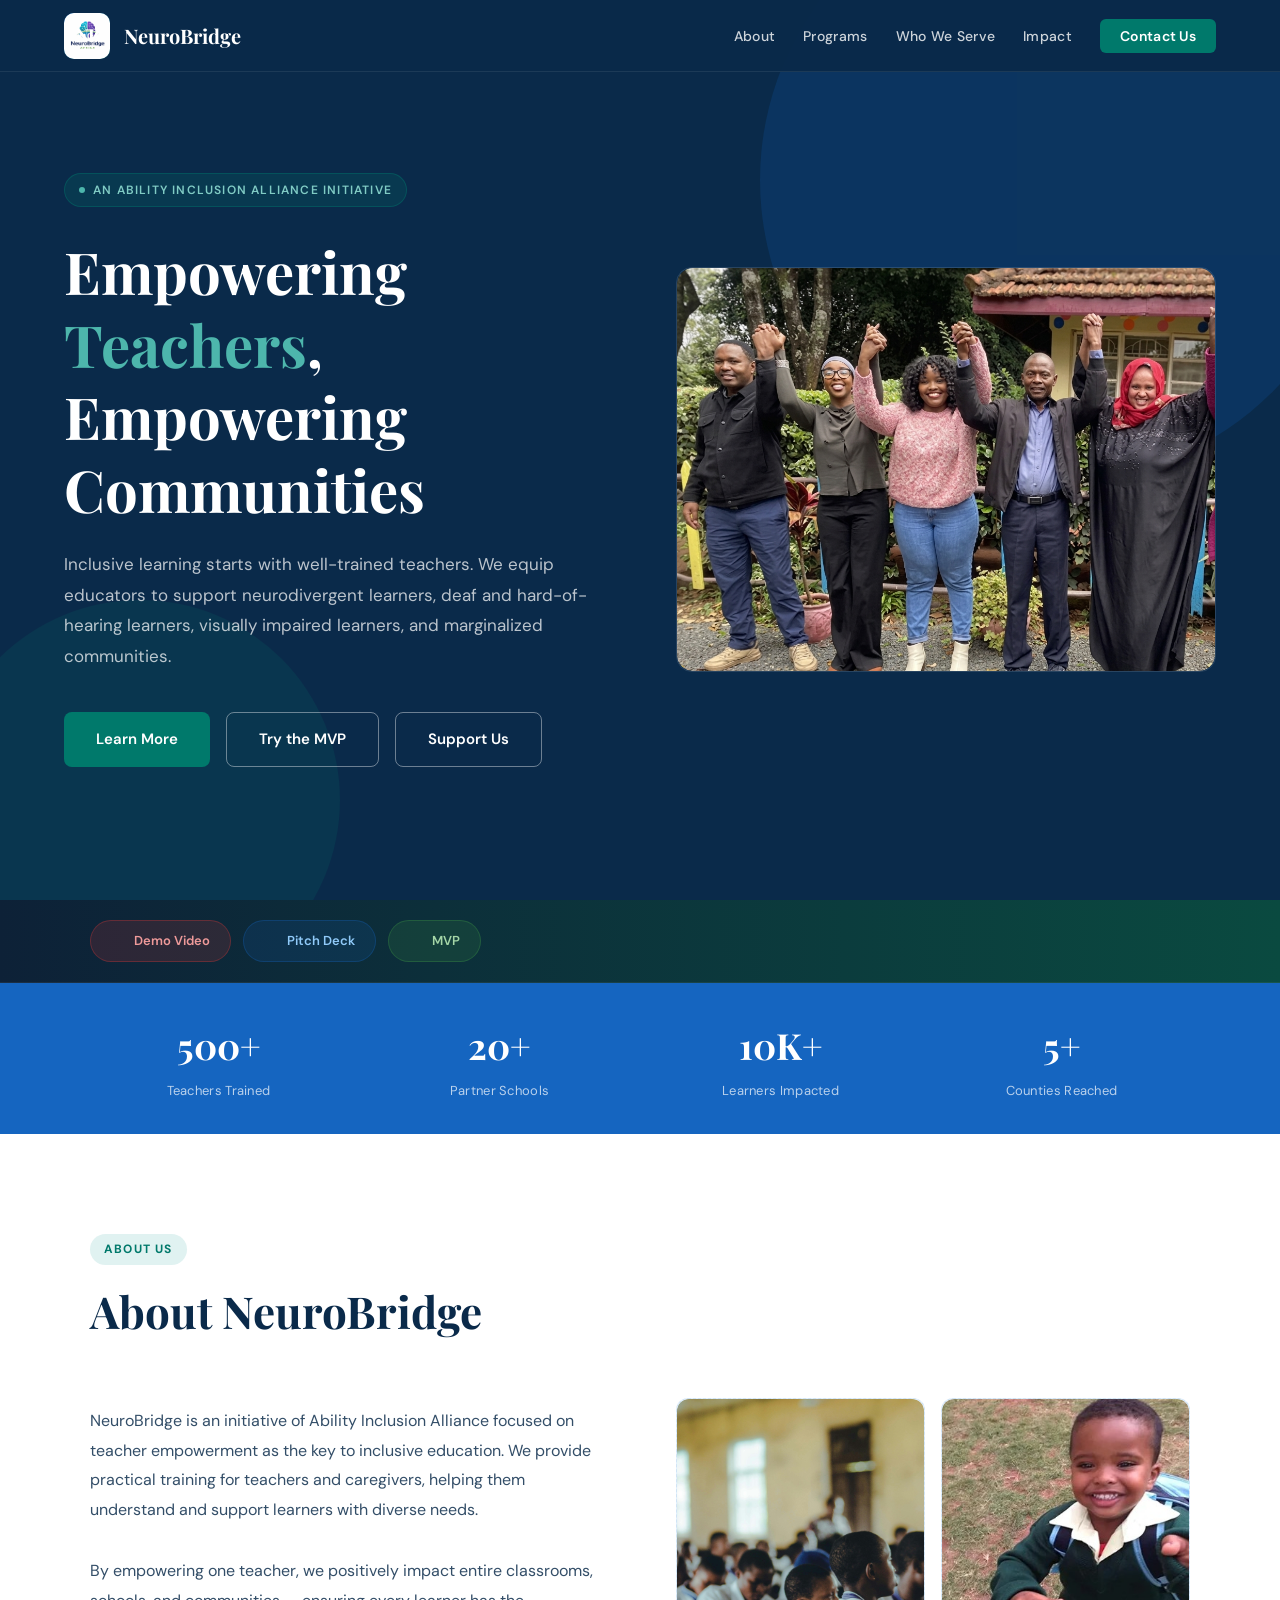
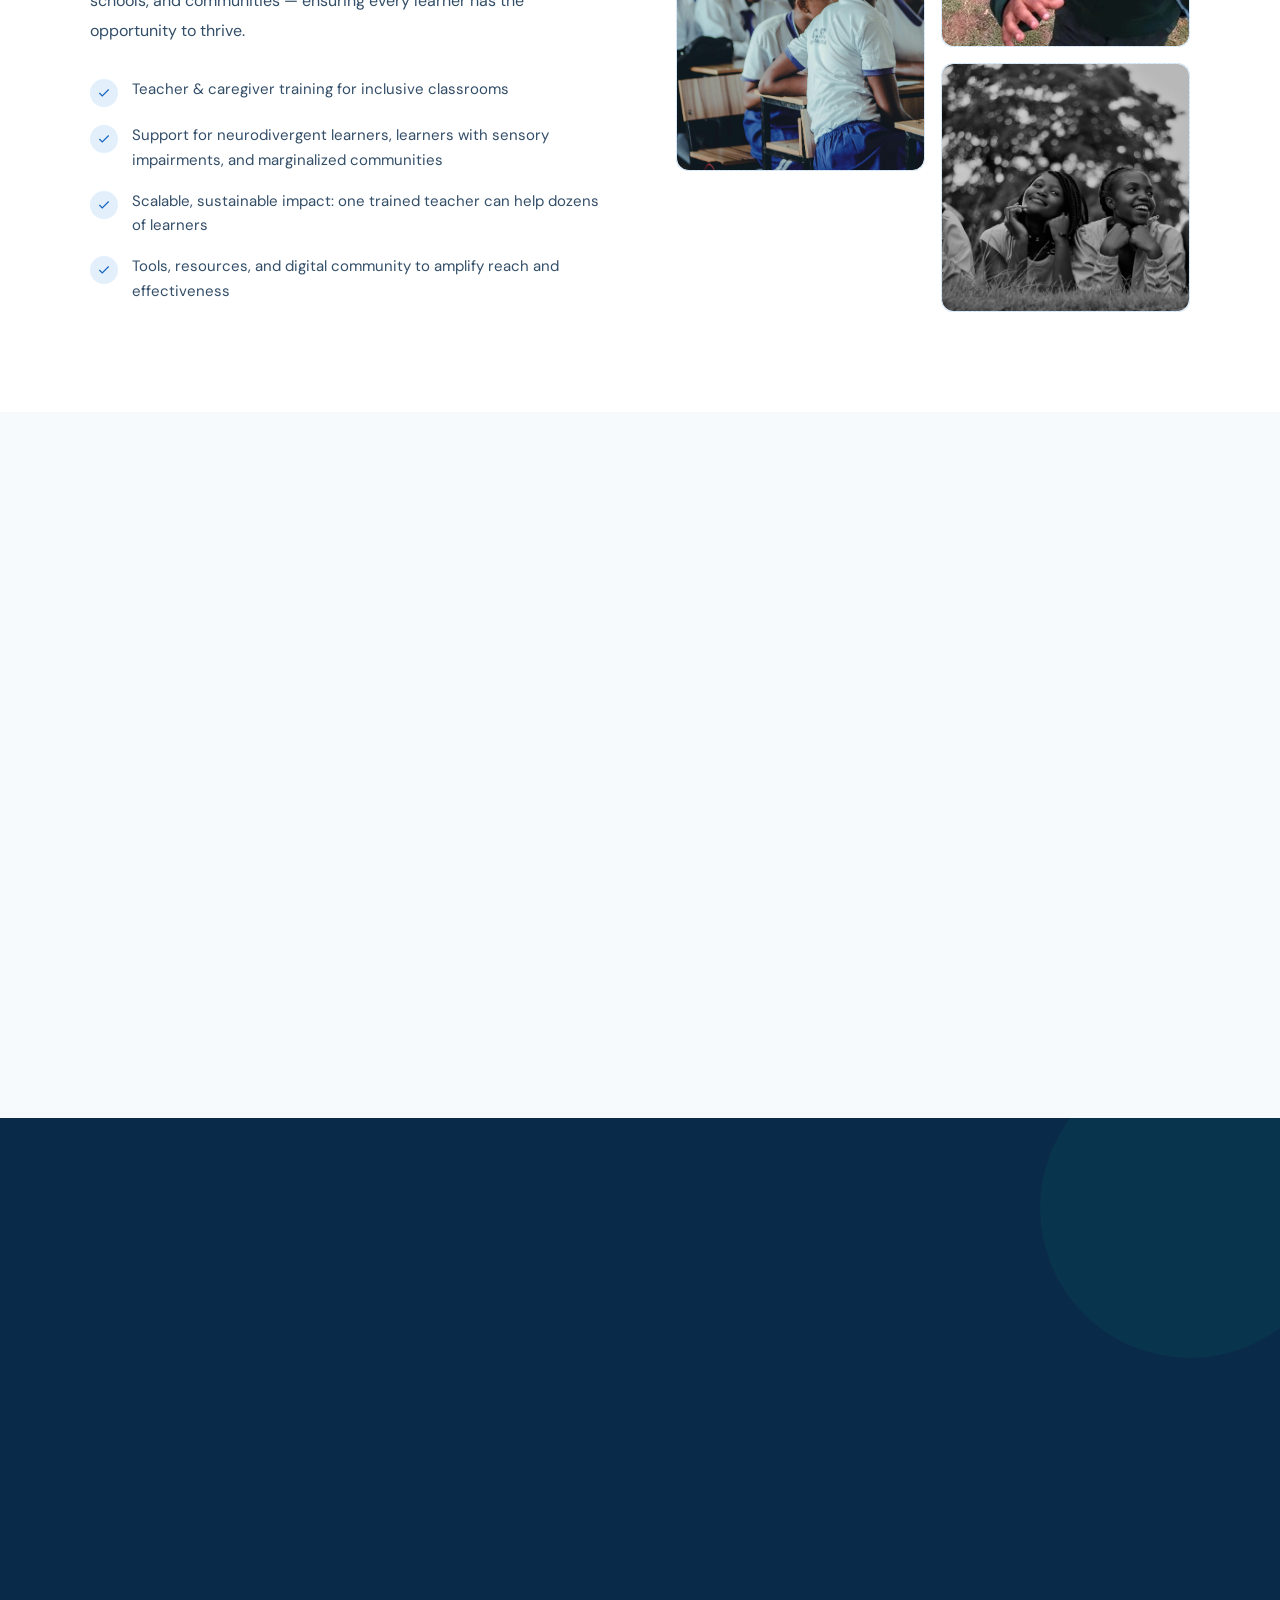
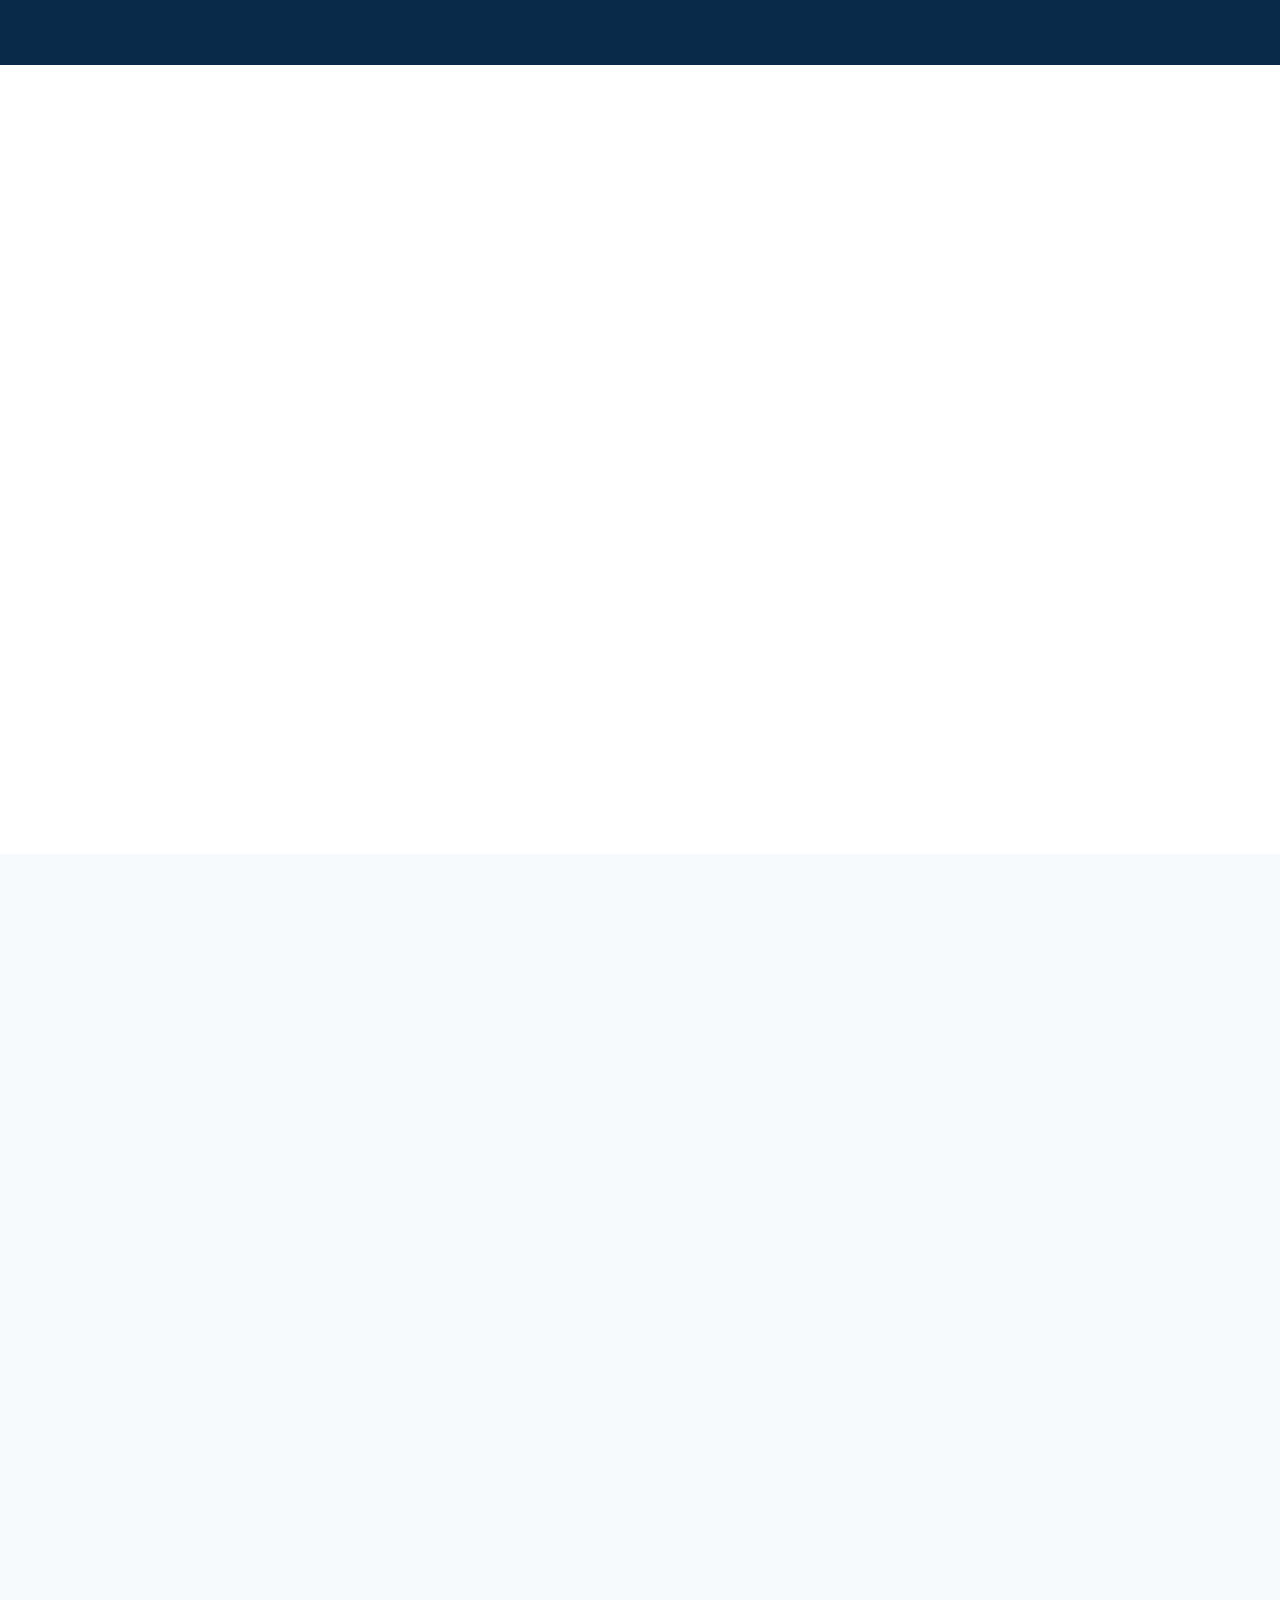
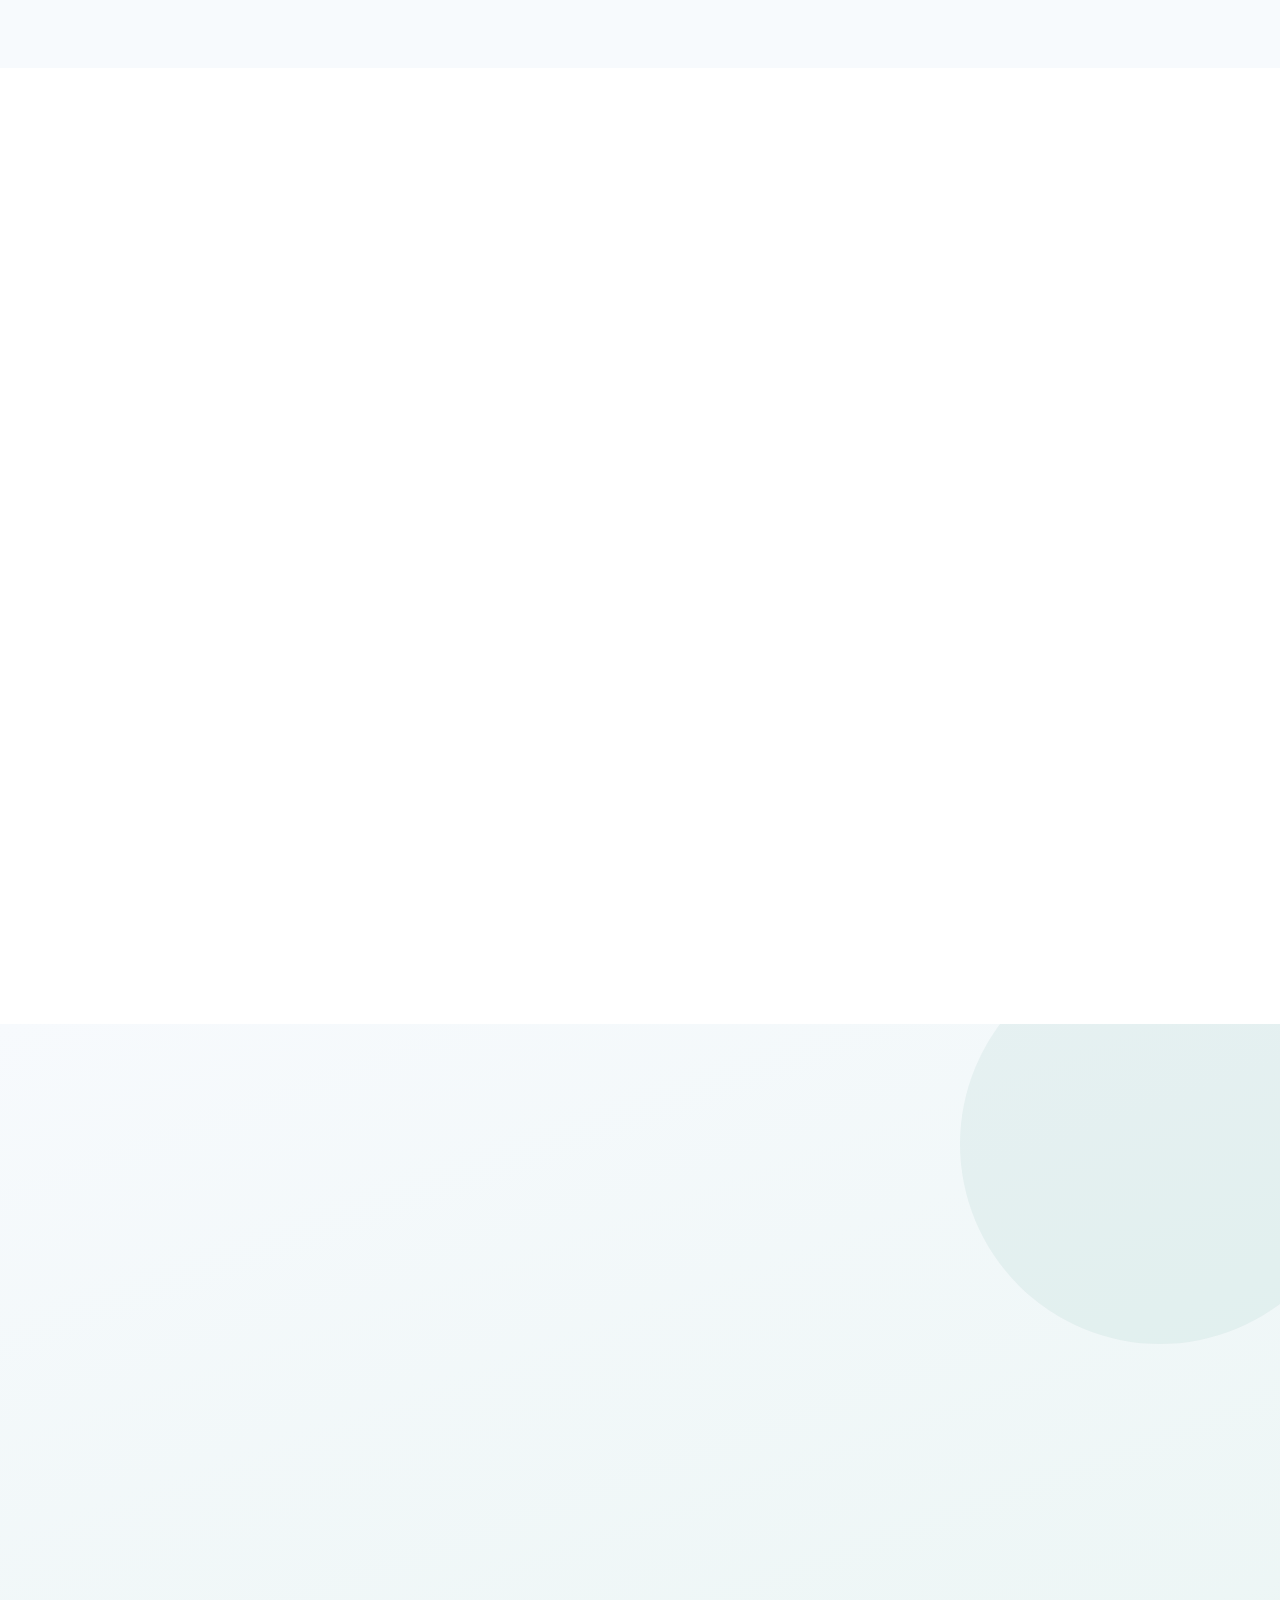
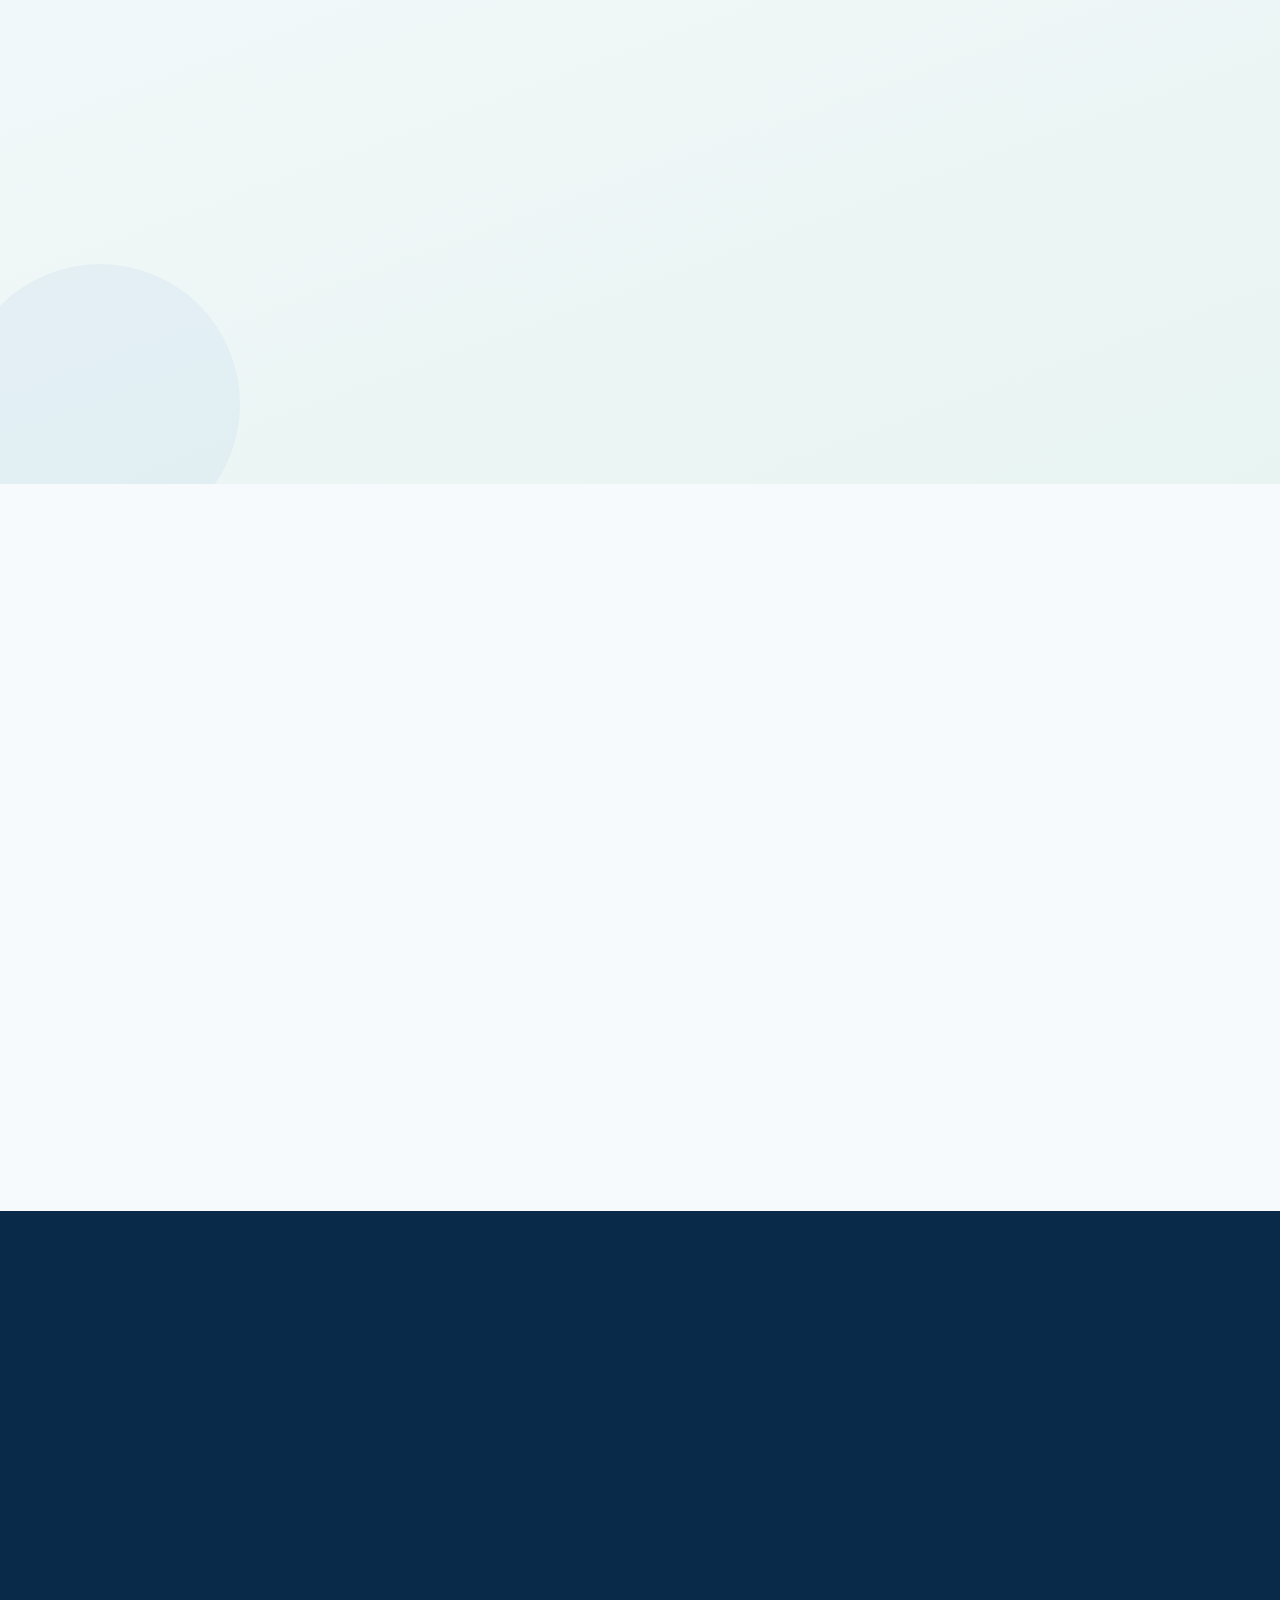
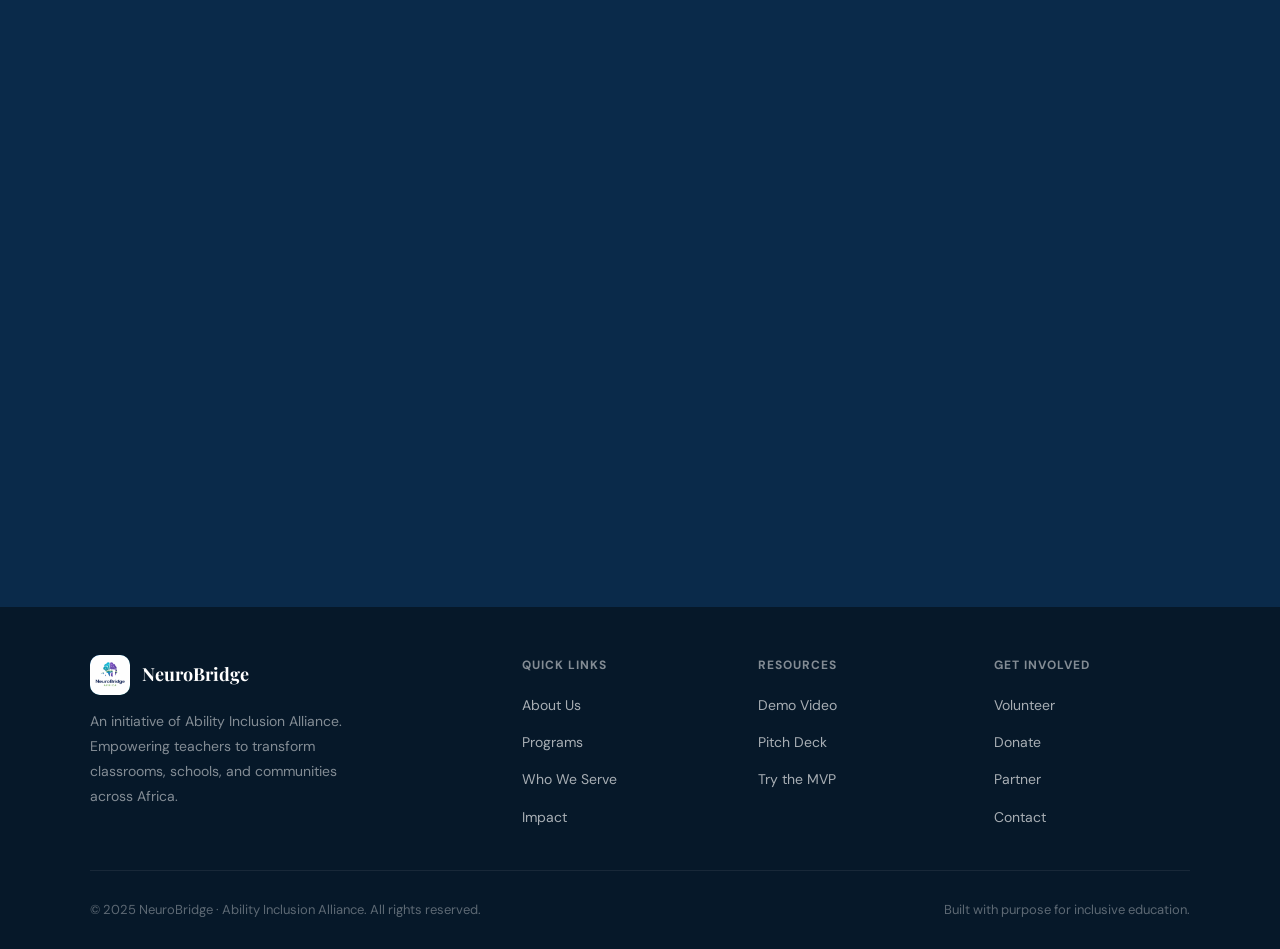
<file: index.html>
<!DOCTYPE html>
<html lang="en">
<head>
  <meta charset="UTF-8" />
  <meta name="viewport" content="width=device-width, initial-scale=1.0" />
  <title>NeuroBridge – Empowering Educators, Changing Lives</title>
  <link href="https://fonts.googleapis.com/css2?family=Playfair+Display:wght@400;700&family=DM+Sans:wght@300;400;500;600&display=swap" rel="stylesheet" />
  <link rel="stylesheet" href="style.css">
</head>
<body>

<!-- ── NAV ── -->
<nav>
  <a href="#hero" class="nav-logo">
    <div class="logo-placeholder">
      <img src="logo.png" alt="NeuroBridge Logo" class="nav-logo-img" onerror="this.style.display='none'; this.nextElementSibling.style.display='flex';" />
      <span class="logo-fallback">NB</span>
    </div>
    <span class="nav-brand">NeuroBridge</span>
  </a>
  <ul class="nav-links">
    <li><a href="#about">About</a></li>
    <li><a href="#programs">Programs</a></li>
    <li><a href="#serve">Who We Serve</a></li>
    <li><a href="#impact">Impact</a></li>
    <li><a href="#contact" class="nav-cta">Contact Us</a></li>
  </ul>
  <button class="nav-hamburger" aria-label="Menu">
    <span></span><span></span><span></span>
  </button>
</nav>

<!-- ── HERO ── -->
<section id="hero">
  <div class="hero-bg-shapes"></div>
  <div class="hero-inner">
    <div class="hero-text fade-up">
      <div class="hero-badge">An Ability Inclusion Alliance Initiative</div>
      <h1>Empowering <span>Teachers</span>, Empowering Communities</h1>
      <p>Inclusive learning starts with well-trained teachers. We equip educators to support neurodivergent learners, deaf and hard-of-hearing learners, visually impaired learners, and marginalized communities.</p>
      <div class="hero-btns">
        <a href="#about" class="btn-primary">Learn More</a>
        <a href="#mvp" class="btn-outline">Try the MVP</a>
        <a href="#get-involved" class="btn-outline">Support Us</a>
      </div>
    </div>
    <div class="hero-visual fade-up" style="animation-delay: 0.2s;">
      <div class="hero-img-main upload-zone" data-label="Hero Image" data-size="800×600px" data-target="hero-img">
        <img src="image1.png" alt="Hero" class="uploaded-img" onerror="this.style.display='none'; this.nextElementSibling.style.display='flex';" />
      </div>
    </div>
  </div>
</section>

<!-- ── QUICK NAV (Application Hub) ── -->
<div id="application-hub">
  <div class="hub-inner">
    <div class="hub-buttons">
      <a href="#demo-video" class="hub-btn video">
        <svg viewBox="0 0 24 24" fill="none" stroke-width="1.5"><circle cx="12" cy="12" r="10"/><polygon points="10 8 16 12 10 16 10 8"/></svg>
        Demo Video
      </a>
      <a href="#pitch-deck" class="hub-btn deck">
        <svg viewBox="0 0 24 24" fill="none" stroke-width="1.5"><rect x="2" y="3" width="20" height="14" rx="2"/><line x1="8" y1="21" x2="16" y2="21"/><line x1="12" y1="17" x2="12" y2="21"/></svg>
        Pitch Deck
      </a>
      <a href="#mvp" class="hub-btn mvp">
        <svg viewBox="0 0 24 24" fill="none" stroke-width="1.5"><path d="M12 2L2 7l10 5 10-5-10-5z"/><path d="M2 17l10 5 10-5"/><path d="M2 12l10 5 10-5"/></svg>
        MVP
      </a>
    </div>
  </div>
</div>

<!-- ── STATS ── -->
<div id="stats">
  <div class="stats-inner">
    <div class="stat-item fade-up">
      <div class="stat-num">500+</div>
      <div class="stat-label">Teachers Trained</div>
    </div>
    <div class="stat-item fade-up" style="transition-delay:0.1s">
      <div class="stat-num">20+</div>
      <div class="stat-label">Partner Schools</div>
    </div>
    <div class="stat-item fade-up" style="transition-delay:0.2s">
      <div class="stat-num">10K+</div>
      <div class="stat-label">Learners Impacted</div>
    </div>
    <div class="stat-item fade-up" style="transition-delay:0.3s">
      <div class="stat-num">5+</div>
      <div class="stat-label">Counties Reached</div>
    </div>
  </div>
</div>

<!-- ── ABOUT ── -->
<section id="about">
  <div class="section-inner">
    <div class="fade-up">
      <span class="section-tag">About Us</span>
      <h2 class="section-title">About NeuroBridge</h2>
    </div>
    <div class="about-grid">
      <div class="about-text fade-up">
        <p>NeuroBridge is an initiative of Ability Inclusion Alliance focused on teacher empowerment as the key to inclusive education. We provide practical training for teachers and caregivers, helping them understand and support learners with diverse needs.</p>
        <p>By empowering one teacher, we positively impact entire classrooms, schools, and communities — ensuring every learner has the opportunity to thrive.</p>
        <ul class="key-points">
          <li>
            <span class="kp-icon"><svg viewBox="0 0 24 24" stroke-width="2"><polyline points="20 6 9 17 4 12"/></svg></span>
            Teacher &amp; caregiver training for inclusive classrooms
          </li>
          <li>
            <span class="kp-icon"><svg viewBox="0 0 24 24" stroke-width="2"><polyline points="20 6 9 17 4 12"/></svg></span>
            Support for neurodivergent learners, learners with sensory impairments, and marginalized communities
          </li>
          <li>
            <span class="kp-icon"><svg viewBox="0 0 24 24" stroke-width="2"><polyline points="20 6 9 17 4 12"/></svg></span>
            Scalable, sustainable impact: one trained teacher can help dozens of learners
          </li>
          <li>
            <span class="kp-icon"><svg viewBox="0 0 24 24" stroke-width="2"><polyline points="20 6 9 17 4 12"/></svg></span>
            Tools, resources, and digital community to amplify reach and effectiveness
          </li>
        </ul>
      </div>
      <div class="about-images fade-up">
        <div class="img-placeholder tall upload-zone" data-label="About Image 1" data-size="400×600px">
          <img src="image2.jpg" alt="About 1" class="uploaded-img" onerror="this.style.display='none'; this.nextElementSibling.style.display='flex';" />
          <div class="upload-placeholder">
            <svg viewBox="0 0 24 24" stroke-width="1.5"><rect x="3" y="3" width="18" height="18" rx="2"/><circle cx="8.5" cy="8.5" r="1.5"/><polyline points="21 15 16 10 5 21"/></svg>
            <span>About Image 1</span>
            <label class="upload-btn-label"><input type="file" accept="image/*" class="file-input" />Choose</label>
          </div>
        </div>
        <div class="img-placeholder square upload-zone" data-label="About Image 2">
          <img src="child1.jpg" alt="About 2" class="uploaded-img" onerror="this.style.display='none'; this.nextElementSibling.style.display='flex';" />
          <div class="upload-placeholder">
            <svg viewBox="0 0 24 24" stroke-width="1.5"><rect x="3" y="3" width="18" height="18" rx="2"/><circle cx="8.5" cy="8.5" r="1.5"/><polyline points="21 15 16 10 5 21"/></svg>
            <span>About Image 2</span>
            <label class="upload-btn-label"><input type="file" accept="image/*" class="file-input" />Choose</label>
          </div>
        </div>
        <div class="img-placeholder square upload-zone" data-label="About Image 3">
          <img src="image3.jpg" alt="About 3" class="uploaded-img" onerror="this.style.display='none'; this.nextElementSibling.style.display='flex';" />
          <div class="upload-placeholder">
            <svg viewBox="0 0 24 24" stroke-width="1.5"><rect x="3" y="3" width="18" height="18" rx="2"/><circle cx="8.5" cy="8.5" r="1.5"/><polyline points="21 15 16 10 5 21"/></svg>
            <span>About Image 3</span>
            <label class="upload-btn-label"><input type="file" accept="image/*" class="file-input" />Choose</label>
          </div>
        </div>
      </div>
    </div>
  </div>
</section>

<!-- ── PROGRAMS ── -->
<section id="programs">
  <div class="section-inner">
    <div class="fade-up">
      <span class="section-tag">Our Programs</span>
      <h2 class="section-title">Teacher-Focused Solutions</h2>
    </div>
    <div class="programs-grid">
      <div class="program-card fade-up">
        <div class="prog-icon blue">
          <svg viewBox="0 0 24 24" stroke-width="1.5"><path d="M12 14l9-5-9-5-9 5 9 5z"/><path d="M12 14l6.16-3.422a12.083 12.083 0 01.665 6.479A11.952 11.952 0 0012 20.055a11.952 11.952 0 00-6.824-2.998 12.078 12.078 0 01.665-6.479L12 14z"/></svg>
        </div>
        <h3>Teacher Training</h3>
        <p>Equipping educators with evidence-based strategies to support learners with diverse needs — from neurodivergent learners to those with sensory impairments. Practical, applicable, and transformative.</p>
      </div>
      <div class="program-card fade-up" style="transition-delay:0.1s">
        <div class="prog-icon teal">
          <svg viewBox="0 0 24 24" stroke-width="1.5"><path d="M17 21v-2a4 4 0 00-4-4H5a4 4 0 00-4 4v2"/><circle cx="9" cy="7" r="4"/><path d="M23 21v-2a4 4 0 00-3-3.87"/><path d="M16 3.13a4 4 0 010 7.75"/></svg>
        </div>
        <h3>Caregiver Support</h3>
        <p>Providing guidance for parents and guardians to reinforce inclusive practices at home — bridging the gap between school and family so learners receive consistent, compassionate support.</p>
      </div>
      <div class="program-card fade-up" style="transition-delay:0.2s">
        <div class="prog-icon green">
          <svg viewBox="0 0 24 24" stroke-width="1.5"><rect x="2" y="3" width="20" height="14" rx="2"/><line x1="8" y1="21" x2="16" y2="21"/><line x1="12" y1="17" x2="12" y2="21"/></svg>
        </div>
        <h3>Inclusive Learning Tools</h3>
        <p>Resources and digital platforms designed for both classroom and remote learning — accessible toolkits, digital community spaces, and reference materials that scale impact beyond the training room.</p>
      </div>
    </div>
  </div>
</section>

<!-- ── WHO WE SERVE ── -->
<section id="serve">
  <div class="section-inner">
    <div class="fade-up">
      <span class="section-tag">Who We Serve</span>
      <h2 class="section-title">Every Learner Deserves to Thrive</h2>
    </div>
    <div class="serve-grid">
      <div class="serve-card fade-up">
        <h4>Neurodivergent Learners</h4>
        <p>ADHD, autism, dyslexia, and related learning profiles supported in inclusive classrooms</p>
      </div>
      <div class="serve-card fade-up" style="transition-delay:0.08s">
        <h4>Deaf &amp; Hard of Hearing</h4>
        <p>Sign language, lip-reading support, and communication tools for hearing-impaired learners</p>
      </div>
      <div class="serve-card fade-up" style="transition-delay:0.16s">
        <h4>Visually Impaired Learners</h4>
        <p>Braille, tactile learning, and assistive technology strategies for visually impaired students</p>
      </div>
      <div class="serve-card fade-up" style="transition-delay:0.24s">
        <h4>Marginalized Communities</h4>
        <p>Underserved and marginalized learners who face systemic barriers to quality education</p>
      </div>
      <div class="serve-card fade-up" style="transition-delay:0.32s">
        <h4>Mainstream Classrooms</h4>
        <p>All teachers in mainstream settings who want to build more inclusive, welcoming classrooms</p>
      </div>
    </div>
  </div>
</section>

<!-- ── IMPACT / GALLERY ── -->
<section id="impact">
  <div class="section-inner">
    <div class="fade-up">
      <span class="section-tag">Impact in Action</span>
      <h2 class="section-title">Transforming Classrooms, One Teacher at a Time</h2>
      <p style="color: var(--text-mid); max-width:560px; margin-top:16px; font-size:16px;">Our training reaches real educators in real schools. Every teacher trained creates a ripple effect — touching dozens of learners and entire families.</p>
    </div>
    <div class="gallery-strip">
      <div class="gallery-img upload-zone fade-up">
        <img src="Annab.jpg" alt="Impact 1" class="uploaded-img" onerror="this.style.display='none'; this.nextElementSibling.style.display='flex';" />
        <div class="upload-placeholder">
          <svg viewBox="0 0 24 24" stroke-width="1.5"><rect x="3" y="3" width="18" height="18" rx="2"/><circle cx="8.5" cy="8.5" r="1.5"/><polyline points="21 15 16 10 5 21"/></svg>
          <span>Impact Photo 1</span>
          <span class="upload-hint">Training session</span>
          <label class="upload-btn-label"><input type="file" accept="image/*" class="file-input" />Choose</label>
        </div>
      </div>
      <div class="gallery-img upload-zone fade-up" style="transition-delay:0.1s">
        <img src="image4.jpg" alt="Impact 2" class="uploaded-img" onerror="this.style.display='none'; this.nextElementSibling.style.display='flex';" />
        <div class="upload-placeholder">
          <svg viewBox="0 0 24 24" stroke-width="1.5"><rect x="3" y="3" width="18" height="18" rx="2"/><circle cx="8.5" cy="8.5" r="1.5"/><polyline points="21 15 16 10 5 21"/></svg>
          <span>Impact Photo 2</span>
          <span class="upload-hint">Classroom activity</span>
          <label class="upload-btn-label"><input type="file" accept="image/*" class="file-input" />Choose</label>
        </div>
      </div>
      <div class="gallery-img upload-zone fade-up" style="transition-delay:0.2s">
        <img src="image5.jpg" alt="Impact 3" class="uploaded-img" onerror="this.style.display='none'; this.nextElementSibling.style.display='flex';" />
        <div class="upload-placeholder">
          <svg viewBox="0 0 24 24" stroke-width="1.5"><rect x="3" y="3" width="18" height="18" rx="2"/><circle cx="8.5" cy="8.5" r="1.5"/><polyline points="21 15 16 10 5 21"/></svg>
          <span>Impact Photo 3</span>
          <span class="upload-hint">Graduation ceremony</span>
          <label class="upload-btn-label"><input type="file" accept="image/*" class="file-input" />Choose</label>
        </div>
      </div>
      <div class="gallery-img upload-zone fade-up" style="transition-delay:0.3s">
        <img src="image6.jpg" alt="Impact 4" class="uploaded-img" onerror="this.style.display='none'; this.nextElementSibling.style.display='flex';" />
        <div class="upload-placeholder">
          <svg viewBox="0 0 24 24" stroke-width="1.5"><rect x="3" y="3" width="18" height="18" rx="2"/><circle cx="8.5" cy="8.5" r="1.5"/><polyline points="21 15 16 10 5 21"/></svg>
          <span>Impact Photo 4</span>
          <span class="upload-hint">Community event</span>
          <label class="upload-btn-label"><input type="file" accept="image/*" class="file-input" />Choose</label>
        </div>
      </div>
    </div>
  </div>
</section>

<!-- ── DEMO VIDEO ── -->
<section id="demo-video">
  <div class="section-inner">
    <div class="fade-up">
      <span class="section-tag">Watch &amp; Learn</span>
      <h2 class="section-title">NeuroBridge Demo Video</h2>
      <p style="color:var(--text-mid); max-width:560px; margin-top:12px; font-size:16px;">See NeuroBridge in action — how we train teachers, support learners, and create inclusive classrooms across Kenya.</p>
    </div>
    <div class="video-container fade-up">
      <div class="video-wrapper" id="video-wrapper">
        <div class="video-upload-area" id="video-upload-area">
          <div class="video-upload-inner">
            <div class="video-play-icon">
              <svg viewBox="0 0 24 24" fill="none" stroke-width="1.5"><circle cx="12" cy="12" r="10"/><polygon points="10 8 16 12 10 16 10 8" fill="currentColor"/></svg>
            </div>
            <h3>Upload or Embed Your Demo Video</h3>
            <p>Upload a video file (MP4, WebM, MOV) or paste a YouTube/Vimeo URL</p>
            <div class="video-actions">
              <label class="btn-primary video-file-label">
                <input type="file" accept="video/*" id="video-file-input" />
                <svg viewBox="0 0 24 24" fill="none" stroke-width="1.5" width="16" height="16"><path d="M21 15v4a2 2 0 01-2 2H5a2 2 0 01-2-2v-4"/><polyline points="17 8 12 3 7 8"/><line x1="12" y1="3" x2="12" y2="15"/></svg>
                Upload Video File
              </label>
              <span class="video-or">or</span>
              <div class="video-url-row">
                <input type="url" id="video-url-input" placeholder="Paste YouTube or Vimeo URL…" class="video-url-field" />
                <button class="btn-teal" onclick="embedVideoUrl()">Embed</button>
              </div>
            </div>
          </div>
        </div>
        <video id="video-player" controls style="display:none; width:100%; border-radius:12px; background:#000;"></video>
        <div id="video-iframe-container" style="display:none; position:relative; padding-bottom:56.25%; height:0; overflow:hidden; border-radius:12px;"></div>
      </div>
    </div>
  </div>
</section>

<!-- ── PITCH DECK ── -->
<section id="pitch-deck">
  <div class="section-inner">
    <div class="fade-up">
      <span class="section-tag">Our Story</span>
      <h2 class="section-title">NeuroBridge Pitch Deck</h2>
      <p style="color:var(--text-mid); max-width:560px; margin-top:12px; font-size:16px;">
        Explore our full pitch deck — our vision, model, traction, and the opportunity to partner with us in building inclusive education across Africa.
      </p>
    </div>
    <div class="pitch-container fade-up">
      <div class="pitch-preview-wrap">
        <a href="https://docs.google.com/presentation/d/1BL7_PK6HMsjrY8Bc3NliJBFxSLpm8q86/edit?usp=sharing" target="_blank" class="pitch-preview-link">
          <div class="pitch-preview-img-box">
            <img src="screenshot.png" alt="NeuroBridge Pitch Deck" class="pitch-screenshot"
              onerror="this.style.display='none'; this.nextElementSibling.style.display='flex';" />
            <div class="pitch-img-fallback">
              <svg viewBox="0 0 24 24" fill="none" stroke-width="1.5" width="40" height="40"><rect x="2" y="3" width="20" height="14" rx="2"/><line x1="8" y1="21" x2="16" y2="21"/><line x1="12" y1="17" x2="12" y2="21"/></svg>
              <span>Pitch Deck Preview</span>
              <span style="font-size:12px; opacity:0.6">Replace screenshot.png with your slide image</span>
            </div>
            <div class="pitch-overlay">
              <div class="pitch-overlay-btn">
                <svg viewBox="0 0 24 24" fill="none" stroke-width="2" width="20" height="20"><path d="M18 13v6a2 2 0 01-2 2H5a2 2 0 01-2-2V8a2 2 0 012-2h6"/><polyline points="15 3 21 3 21 9"/><line x1="10" y1="14" x2="21" y2="3"/></svg>
                Open Full Deck
              </div>
            </div>
          </div>
        </a>
        <div class="pitch-meta">
          <div class="pitch-meta-info">
            <div class="pitch-meta-icon">
              <svg viewBox="0 0 24 24" fill="none" stroke-width="1.5" width="20" height="20"><rect x="2" y="3" width="20" height="14" rx="2"/><line x1="8" y1="21" x2="16" y2="21"/><line x1="12" y1="17" x2="12" y2="21"/></svg>
            </div>
            <div>
              <div class="pitch-meta-title">NeuroBridge Pitch Deck 2025</div>
              <div class="pitch-meta-sub">Google Slides · Ability Inclusion Alliance</div>
            </div>
          </div>
          <a href="https://docs.google.com/presentation/d/1BL7_PK6HMsjrY8Bc3NliJBFxSLpm8q86/edit?usp=sharing" target="_blank" class="btn-sm">
            View Full Deck
            <svg viewBox="0 0 24 24" fill="none" stroke-width="2" width="14" height="14"><path d="M18 13v6a2 2 0 01-2 2H5a2 2 0 01-2-2V8a2 2 0 012-2h6"/><polyline points="15 3 21 3 21 9"/><line x1="10" y1="14" x2="21" y2="3"/></svg>
          </a>
        </div>
      </div>
    </div>
  </div>
</section>

<!-- ══════════════════════════════════════════════
     ── MVP SECTION ──
══════════════════════════════════════════════ -->
<section id="mvp">
  <div class="section-inner">
    <div class="fade-up">
      <span class="section-tag mvp-tag">Minimum Viable Product</span>
      <h2 class="section-title mvp-title">Experience NeuroBridge in Action</h2>
      <p class="mvp-subtitle">Our MVP brings inclusive teacher training to life — a working prototype demonstrating how NeuroBridge equips educators with the tools and knowledge to support every learner in their classroom.</p>
    </div>

    <div class="mvp-grid fade-up">
      <!-- Feature highlights -->
      <div class="mvp-features">
        <div class="mvp-feature-item">
          <div class="mvp-feat-icon">
            <svg viewBox="0 0 24 24" fill="none" stroke-width="1.5"><path d="M12 14l9-5-9-5-9 5 9 5z"/><path d="M12 14l6.16-3.422a12.083 12.083 0 01.665 6.479A11.952 11.952 0 0012 20.055a11.952 11.952 0 00-6.824-2.998 12.078 12.078 0 01.665-6.479L12 14z"/></svg>
          </div>
          <div>
            <h4>Interactive Training Modules</h4>
            <p>Step-by-step inclusive education guides tailored to classroom realities in Kenya.</p>
          </div>
        </div>
        <div class="mvp-feature-item">
          <div class="mvp-feat-icon">
            <svg viewBox="0 0 24 24" fill="none" stroke-width="1.5"><path d="M17 21v-2a4 4 0 00-4-4H5a4 4 0 00-4 4v2"/><circle cx="9" cy="7" r="4"/><path d="M23 21v-2a4 4 0 00-3-3.87"/><path d="M16 3.13a4 4 0 010 7.75"/></svg>
          </div>
          <div>
            <h4>Learner Profile Builder</h4>
            <p>Tools to help teachers understand and document the diverse needs of each student.</p>
          </div>
        </div>
        <div class="mvp-feature-item">
          <div class="mvp-feat-icon">
            <svg viewBox="0 0 24 24" fill="none" stroke-width="1.5"><rect x="2" y="3" width="20" height="14" rx="2"/><line x1="8" y1="21" x2="16" y2="21"/><line x1="12" y1="17" x2="12" y2="21"/></svg>
          </div>
          <div>
            <h4>Resource Library</h4>
            <p>Curated materials, lesson plan templates, and assistive learning resources.</p>
          </div>
        </div>
        <div class="mvp-feature-item">
          <div class="mvp-feat-icon">
            <svg viewBox="0 0 24 24" fill="none" stroke-width="1.5"><path d="M21 15a2 2 0 01-2 2H7l-4 4V5a2 2 0 012-2h14a2 2 0 012 2z"/></svg>
          </div>
          <div>
            <h4>Peer &amp; Mentor Network</h4>
            <p>Connect with trained educators and coaches for ongoing classroom support.</p>
          </div>
        </div>
      </div>

      <!-- CTA Card -->
      <div class="mvp-cta-card">
        <div class="mvp-cta-badge">Live Prototype</div>
        <div class="mvp-screen-mockup">
          <div class="mockup-bar">
            <span class="dot red"></span><span class="dot yellow"></span><span class="dot green"></span>
            <div class="mockup-url">neurobridge.app</div>
          </div>
          <div class="mockup-body">
            <div class="mockup-line wide"></div>
            <div class="mockup-line medium"></div>
            <div class="mockup-block-row">
              <div class="mockup-block"></div>
              <div class="mockup-block"></div>
              <div class="mockup-block"></div>
            </div>
            <div class="mockup-line short"></div>
            <div class="mockup-line medium"></div>
          </div>
        </div>
        <h3>Try the NeuroBridge MVP</h3>
        <p>Explore the prototype firsthand — navigate the teacher dashboard, access training modules, and experience the platform built for inclusive classrooms.</p>
        <!-- ★ REPLACE THE HREF BELOW WITH YOUR ACTUAL MVP LINK ★ -->
        <a href="https://app.neurobridge.co.ke/" target="_blank" class="mvp-launch-btn">
          <svg viewBox="0 0 24 24" fill="none" stroke-width="2" width="18" height="18"><path d="M18 13v6a2 2 0 01-2 2H5a2 2 0 01-2-2V8a2 2 0 012-2h6"/><polyline points="15 3 21 3 21 9"/><line x1="10" y1="14" x2="21" y2="3"/></svg>
          Launch MVP
        </a>
        <p class="mvp-note">No login required · Free to explore</p>
      </div>
    </div>
  </div>
</section>

<!-- ── GET INVOLVED ── -->
<section id="get-involved">
  <div class="section-inner">
    <div class="fade-up">
      <span class="section-tag">Get Involved</span>
      <h2 class="section-title">Join the Movement for Inclusive Education</h2>
    </div>
    <div class="involved-grid">
      <div class="involved-card fade-up">
        <div class="ic-num">01</div>
        <h3>Volunteer</h3>
        <p>Share your skills as a trainer, translator, content creator, or community mobilizer. Your time creates real, lasting change.</p>
        <a href="#contact" class="btn-sm">Get in Touch</a>
      </div>
      <div class="involved-card featured fade-up" style="transition-delay:0.1s">
        <div class="ic-num">02</div>
        <h3>Support Us</h3>
        <p>Your donation funds teacher training sessions, learning materials, and digital tools that reach underserved communities.</p>
        <a href="#contact" class="btn-sm white">Donate Now</a>
      </div>
      <div class="involved-card fade-up" style="transition-delay:0.2s">
        <div class="ic-num">03</div>
        <h3>Partner With Us</h3>
        <p>Are you a school, NGO, government body, or corporate entity? Partner with NeuroBridge to scale inclusive education together.</p>
        <a href="#contact" class="btn-sm">Partner With Us</a>
      </div>
    </div>
  </div>
</section>

<!-- ── CONTACT ── -->
<section id="contact">
  <div class="section-inner">
    <div class="fade-up">
      <span class="section-tag">Contact</span>
      <h2 class="section-title">Get in Touch</h2>
    </div>
    <div class="contact-grid">
      <div class="contact-info fade-up">
        <p style="color:rgba(255,255,255,0.65); font-size:16px; line-height:1.8; margin-bottom:8px;">We'd love to hear from you — whether you're a teacher, caregiver, school leader, donor, or partner. Reach out through any of the channels below.</p>

        <div class="contact-item">
          <div class="ci-icon"><svg viewBox="0 0 24 24" stroke-width="1.5"><path d="M21 10c0 7-9 13-9 13s-9-6-9-13a9 9 0 0118 0z"/><circle cx="12" cy="10" r="3"/></svg></div>
          <div><div class="ci-label">Office</div><div class="ci-value">Nairobi, Kenya</div></div>
        </div>
        <div class="contact-item">
          <div class="ci-icon"><svg viewBox="0 0 24 24" stroke-width="1.5"><path d="M4 4h16c1.1 0 2 .9 2 2v12c0 1.1-.9 2-2 2H4c-1.1 0-2-.9-2-2V6c0-1.1.9-2 2-2z"/><polyline points="22,6 12,13 2,6"/></svg></div>
          <div><div class="ci-label">Email</div><div class="ci-value">info@abilityinclusionalliance.org</div></div>
        </div>
        <div class="contact-item">
          <div class="ci-icon"><svg viewBox="0 0 24 24" stroke-width="1.5"><path d="M22 16.92v3a2 2 0 01-2.18 2 19.79 19.79 0 01-8.63-3.07A19.5 19.5 0 013.07 9.8 19.79 19.79 0 01.22 1.18 2 2 0 012.18 0h3a2 2 0 012 1.72 12.84 12.84 0 00.7 2.81 2 2 0 01-.45 2.11L6.91 7.1A16 16 0 0016.9 17.09l.46-.46a2 2 0 012.11-.45 12.84 12.84 0 002.81.7A2 2 0 0122 16.92z"/></svg></div>
          <div><div class="ci-label">Phone / WhatsApp</div><div class="ci-value">+254 719 313 408</div></div>
        </div>
        <div class="contact-item">
          <div class="ci-icon"><svg viewBox="0 0 24 24" stroke-width="1.5"><circle cx="12" cy="12" r="10"/><line x1="2" y1="12" x2="22" y2="12"/><path d="M12 2a15.3 15.3 0 014 10 15.3 15.3 0 01-4 10 15.3 15.3 0 01-4-10 15.3 15.3 0 014-10z"/></svg></div>
          <div><div class="ci-label">Website</div><div class="ci-value">https://abilityinclusionalliance.org/</div></div>
        </div>
        <div class="contact-item">
          <div class="ci-icon"><svg viewBox="0 0 24 24" stroke-width="1.5"><rect x="2" y="2" width="20" height="20" rx="5"/><path d="M16 11.37A4 4 0 1112.63 8 4 4 0 0116 11.37z"/><line x1="17.5" y1="6.5" x2="17.51" y2="6.5"/></svg></div>
          <div><div class="ci-label">Social Media</div><div class="ci-value">@NeuroBridgeAfrica</div></div>
        </div>
      </div>

      <div class="contact-form fade-up">
        <h3 style="font-size:22px; color:white; margin-bottom:24px;">Send Us a Message</h3>
        <div class="form-row">
          <div class="form-group">
            <label>First Name</label>
            <input type="text" placeholder="Jane" />
          </div>
          <div class="form-group">
            <label>Last Name</label>
            <input type="text" placeholder="Doe" />
          </div>
        </div>
        <div class="form-group">
          <label>Email Address</label>
          <input type="email" placeholder="jane@example.com" />
        </div>
        <div class="form-group">
          <label>I am a…</label>
          <select>
            <option value="">Select one</option>
            <option>Teacher / Educator</option>
            <option>Caregiver / Parent</option>
            <option>School Administrator</option>
            <option>NGO / Partner Organization</option>
            <option>Donor / Supporter</option>
            <option>Other</option>
          </select>
        </div>
        <div class="form-group">
          <label>Message</label>
          <textarea placeholder="Tell us how we can help or how you'd like to get involved…"></textarea>
        </div>
        <button class="btn-form" type="button">Send Message</button>
      </div>
    </div>
  </div>
</section>

<!-- ── FOOTER ── -->
<footer>
  <div class="footer-inner">
    <div class="footer-top">
      <div class="footer-brand">
        <div style="display:flex; align-items:center; gap:12px;">
          <div class="logo-placeholder" style="width:40px;height:40px;font-size:15px; position:relative; overflow:hidden;">
            <img src="logo.png" alt="NeuroBridge" style="width:100%;height:100%;object-fit:cover;border-radius:8px;" onerror="this.style.display='none';" />
            <span style="position:absolute;inset:0;display:flex;align-items:center;justify-content:center;">NB</span>
          </div>
          <span style="font-family:'Playfair Display',serif; font-size:18px; color:white; font-weight:700;">NeuroBridge</span>
        </div>
        <p>An initiative of Ability Inclusion Alliance. Empowering teachers to transform classrooms, schools, and communities across Africa.</p>
      </div>
      <div class="footer-col">
        <h5>Quick Links</h5>
        <ul>
          <li><a href="#about">About Us</a></li>
          <li><a href="#programs">Programs</a></li>
          <li><a href="#serve">Who We Serve</a></li>
          <li><a href="#impact">Impact</a></li>
        </ul>
      </div>
      <div class="footer-col">
        <h5>Resources</h5>
        <ul>
          <li><a href="#demo-video">Demo Video</a></li>
          <li><a href="#pitch-deck">Pitch Deck</a></li>
          <li><a href="#mvp">Try the MVP</a></li>
        </ul>
      </div>
      <div class="footer-col">
        <h5>Get Involved</h5>
        <ul>
          <li><a href="#get-involved">Volunteer</a></li>
          <li><a href="#get-involved">Donate</a></li>
          <li><a href="#get-involved">Partner</a></li>
          <li><a href="#contact">Contact</a></li>
        </ul>
      </div>
    </div>
    <div class="footer-bottom">
      <span>© 2025 NeuroBridge · Ability Inclusion Alliance. All rights reserved.</span>
      <span>Built with purpose for inclusive education.</span>
    </div>
  </div>
</footer>

<script>
/* ── FADE UP OBSERVER ── */
const observer = new IntersectionObserver((entries) => {
  entries.forEach(e => {
    if (e.isIntersecting) {
      e.target.classList.add('visible');
      observer.unobserve(e.target);
    }
  });
}, { threshold: 0.1 });
document.querySelectorAll('.fade-up').forEach(el => observer.observe(el));

/* ── SMOOTH SCROLL ── */
document.querySelectorAll('a[href^="#"]').forEach(a => {
  a.addEventListener('click', function(e) {
    const target = document.querySelector(this.getAttribute('href'));
    if (target) {
      e.preventDefault();
      target.scrollIntoView({ behavior: 'smooth', block: 'start' });
    }
  });
});

/* ── CONTACT FORM ── */
const btnForm = document.querySelector('#contact .btn-form');
if (btnForm) {
  btnForm.addEventListener('click', function() {
    this.textContent = 'Message Sent ✓';
    this.style.background = '#00796b';
    setTimeout(() => {
      this.textContent = 'Send Message';
      this.style.background = '';
    }, 3000);
  });
}

/* ── IMAGE UPLOAD ZONES ── */
document.querySelectorAll('.upload-zone').forEach(zone => {
  const fileInput = zone.querySelector('.file-input');
  const uploadedImg = zone.querySelector('.uploaded-img');
  const placeholder = zone.querySelector('.upload-placeholder');

  if (!fileInput) return;

  if (uploadedImg) {
    uploadedImg.addEventListener('load', function() {
      if (placeholder) placeholder.style.display = 'none';
      uploadedImg.style.display = 'block';
    });
    uploadedImg.addEventListener('error', function() {
      uploadedImg.style.display = 'none';
      if (placeholder) placeholder.style.display = 'flex';
    });
  }

  fileInput.addEventListener('change', function(e) {
    const file = e.target.files[0];
    if (!file) return;
    const url = URL.createObjectURL(file);
    if (uploadedImg) {
      uploadedImg.src = url;
      uploadedImg.style.display = 'block';
      if (placeholder) placeholder.style.display = 'none';
    }
  });

  zone.addEventListener('dragover', e => { e.preventDefault(); zone.classList.add('drag-over'); });
  zone.addEventListener('dragleave', () => zone.classList.remove('drag-over'));
  zone.addEventListener('drop', e => {
    e.preventDefault();
    zone.classList.remove('drag-over');
    const file = e.dataTransfer.files[0];
    if (file && file.type.startsWith('image/')) {
      const url = URL.createObjectURL(file);
      if (uploadedImg) {
        uploadedImg.src = url;
        uploadedImg.style.display = 'block';
        if (placeholder) placeholder.style.display = 'none';
      }
    }
  });
});

/* ── VIDEO UPLOAD ── */
const videoFileInput = document.getElementById('video-file-input');
const videoPlayer = document.getElementById('video-player');
const videoUploadArea = document.getElementById('video-upload-area');

if (videoFileInput) {
  videoFileInput.addEventListener('change', function(e) {
    const file = e.target.files[0];
    if (!file) return;
    const url = URL.createObjectURL(file);
    videoPlayer.src = url;
    videoPlayer.style.display = 'block';
    videoUploadArea.style.display = 'none';
  });
}

function embedVideoUrl() {
  const urlInput = document.getElementById('video-url-input');
  const url = urlInput.value.trim();
  if (!url) return;

  let embedUrl = url;
  if (url.includes('youtube.com/watch')) {
    const videoId = new URL(url).searchParams.get('v');
    embedUrl = `https://www.youtube.com/embed/${videoId}`;
  } else if (url.includes('youtu.be/')) {
    const videoId = url.split('youtu.be/')[1].split('?')[0];
    embedUrl = `https://www.youtube.com/embed/${videoId}`;
  } else if (url.includes('vimeo.com/')) {
    const videoId = url.split('vimeo.com/')[1];
    embedUrl = `https://player.vimeo.com/video/${videoId}`;
  }

  const container = document.getElementById('video-iframe-container');
  container.innerHTML = `<iframe src="${embedUrl}" style="position:absolute;top:0;left:0;width:100%;height:100%;border:none;border-radius:12px;" allowfullscreen></iframe>`;
  container.style.display = 'block';
  videoUploadArea.style.display = 'none';
}

/* ── HAMBURGER NAV ── */
const hamburger = document.querySelector('.nav-hamburger');
const navLinks = document.querySelector('.nav-links');
if (hamburger) {
  hamburger.addEventListener('click', () => {
    navLinks.classList.toggle('open');
    hamburger.classList.toggle('active');
  });
}
</script>
</body>
</html>
</file>
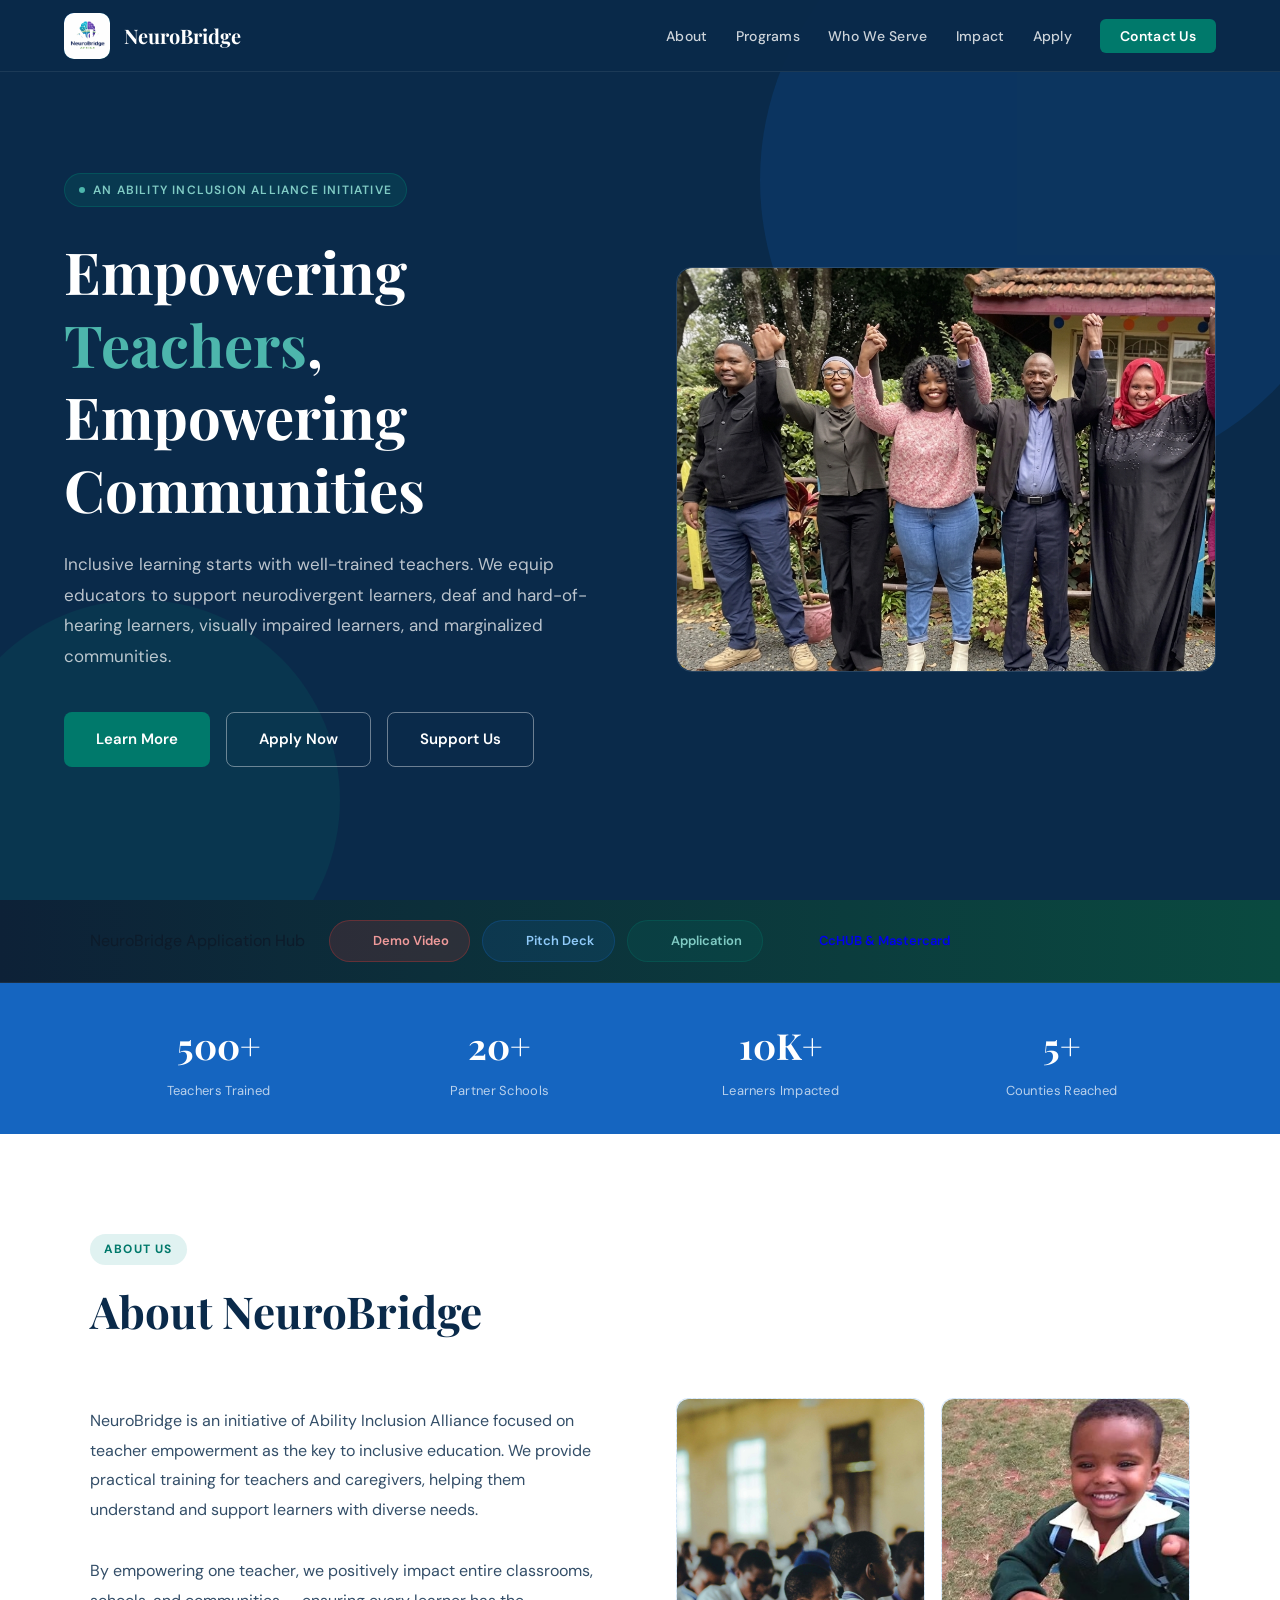
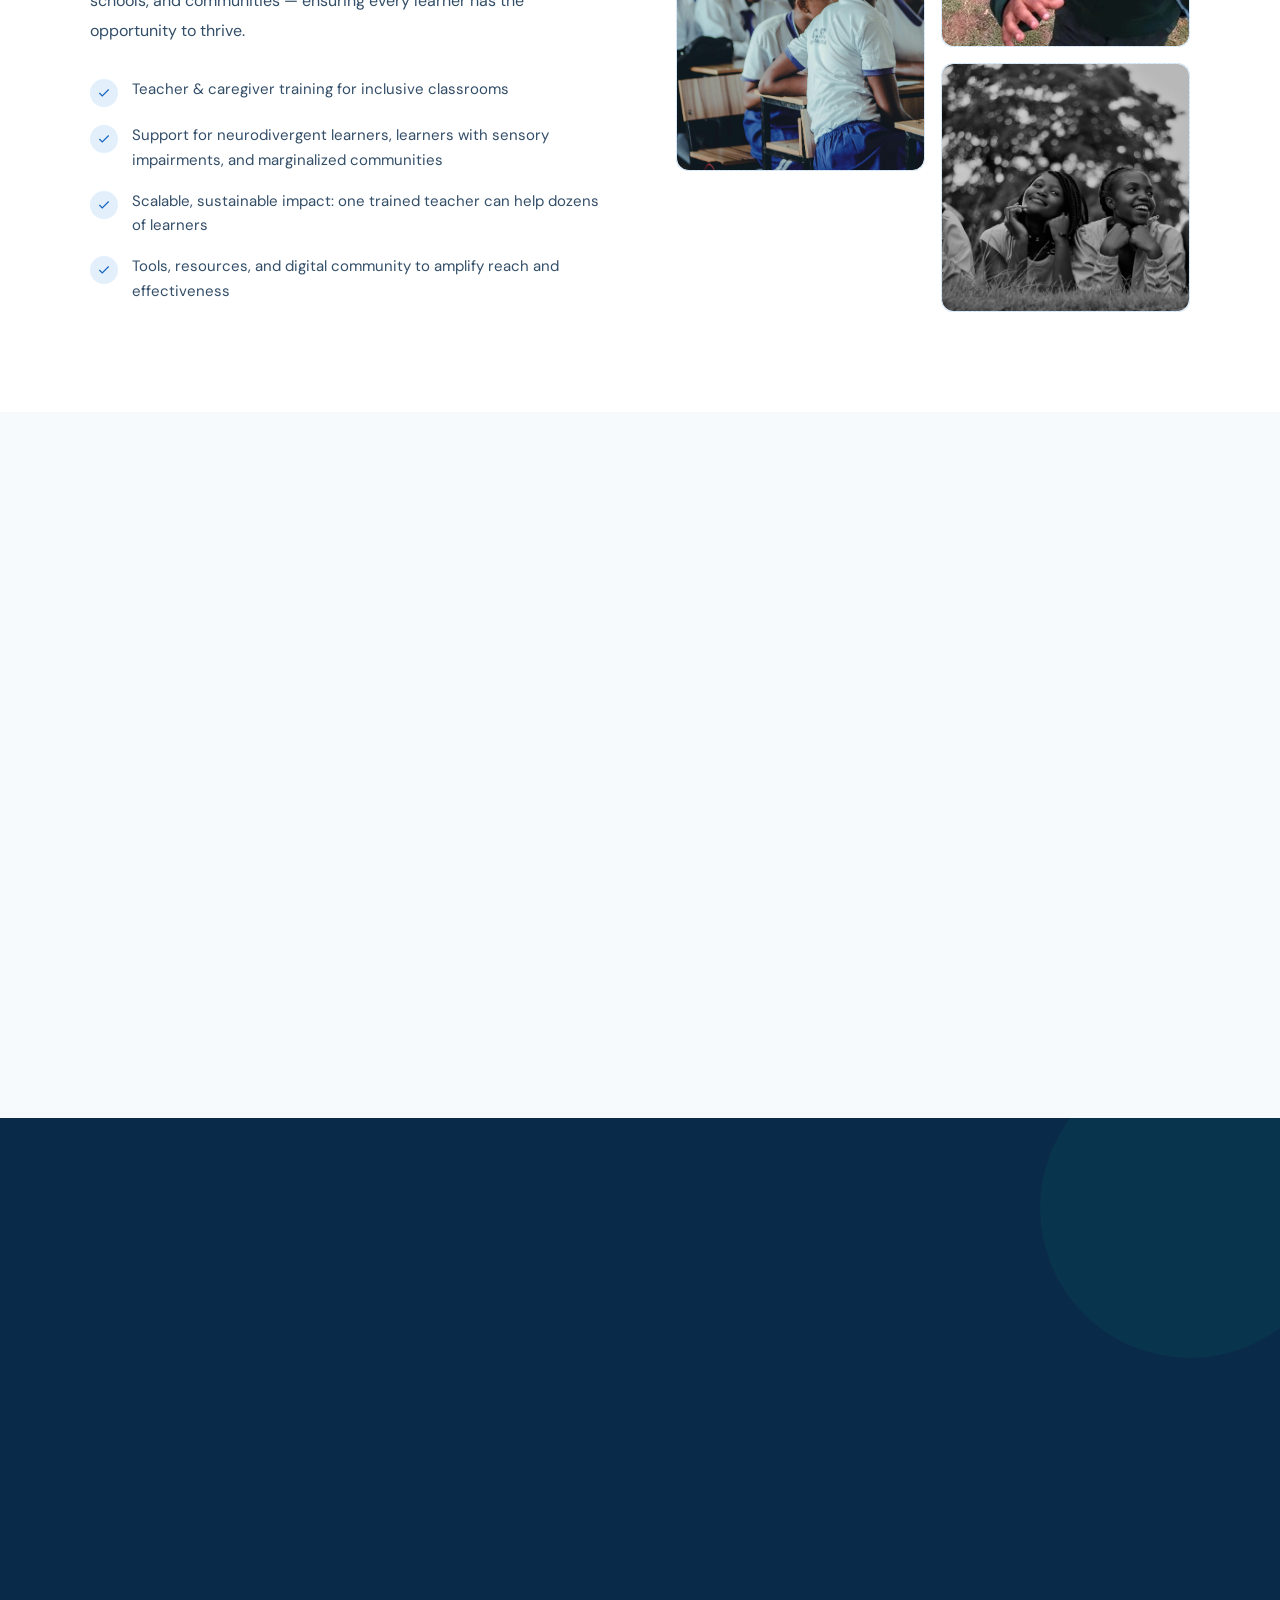
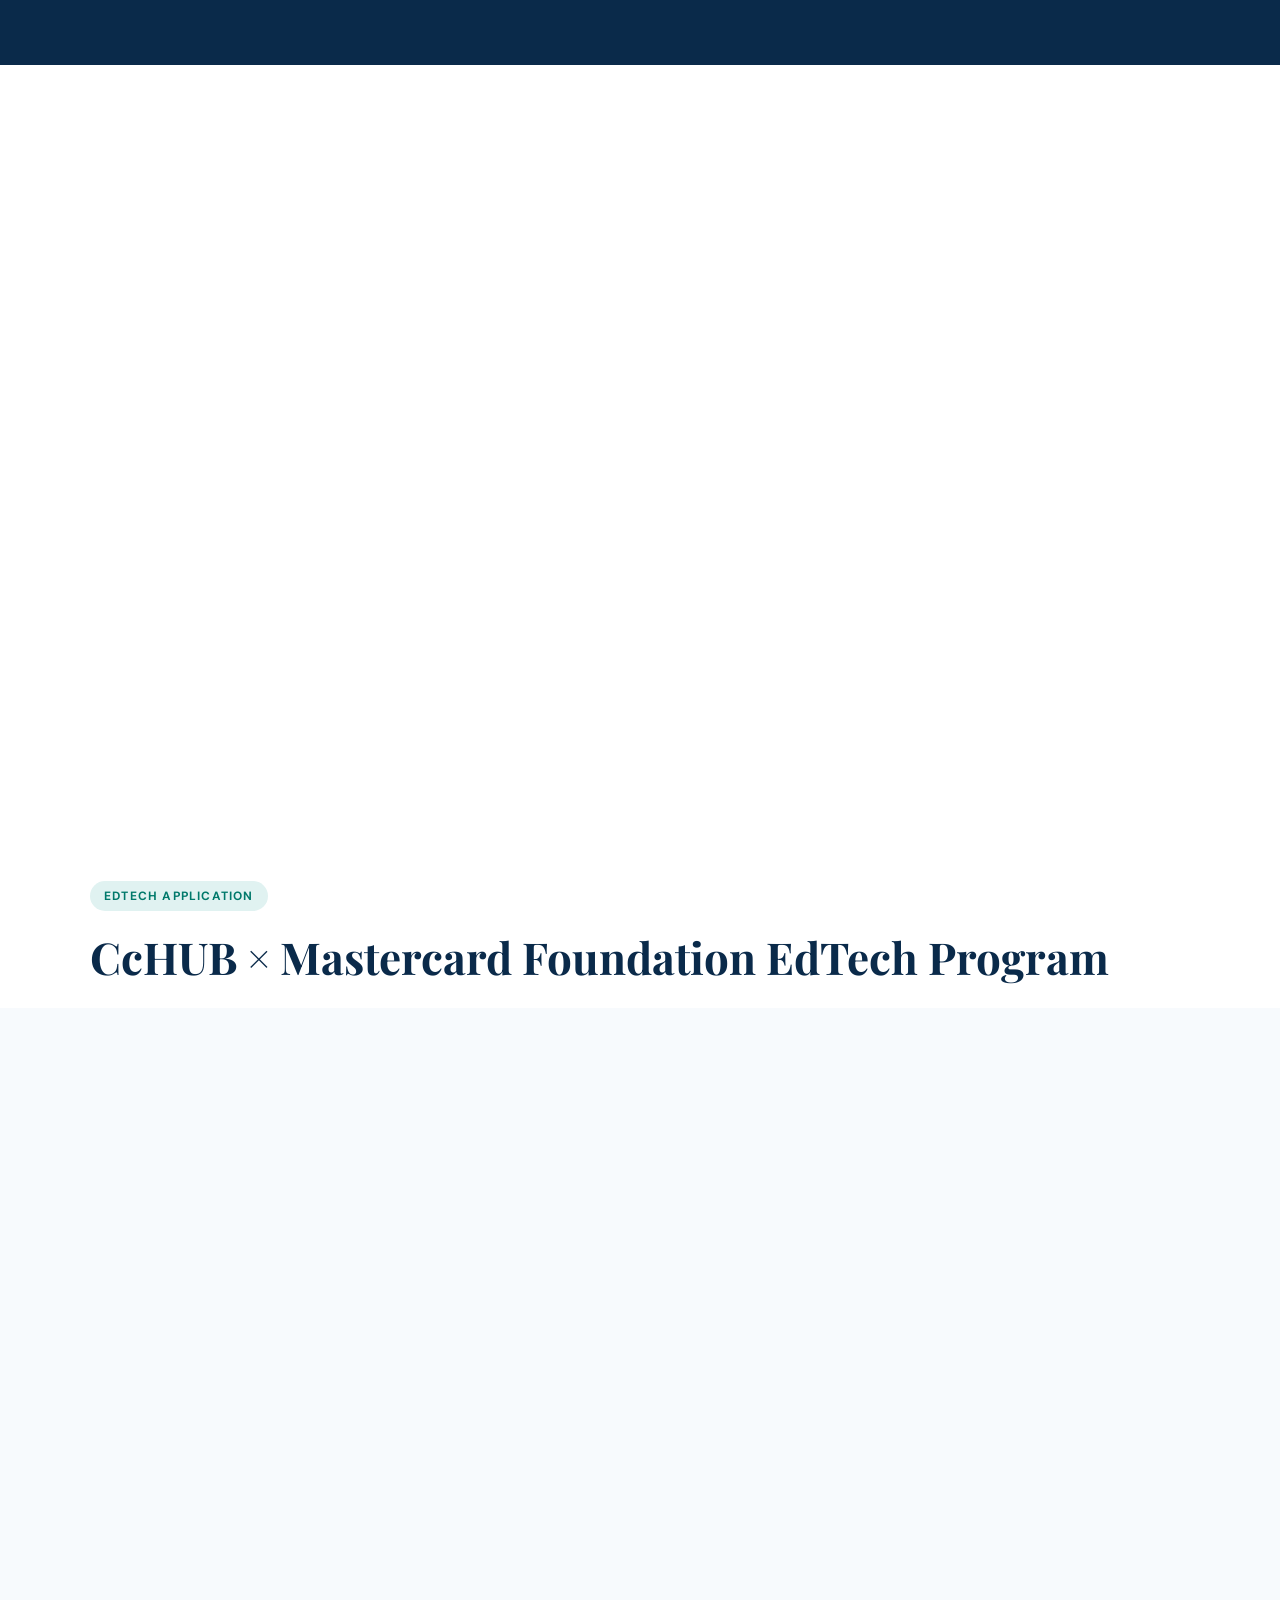
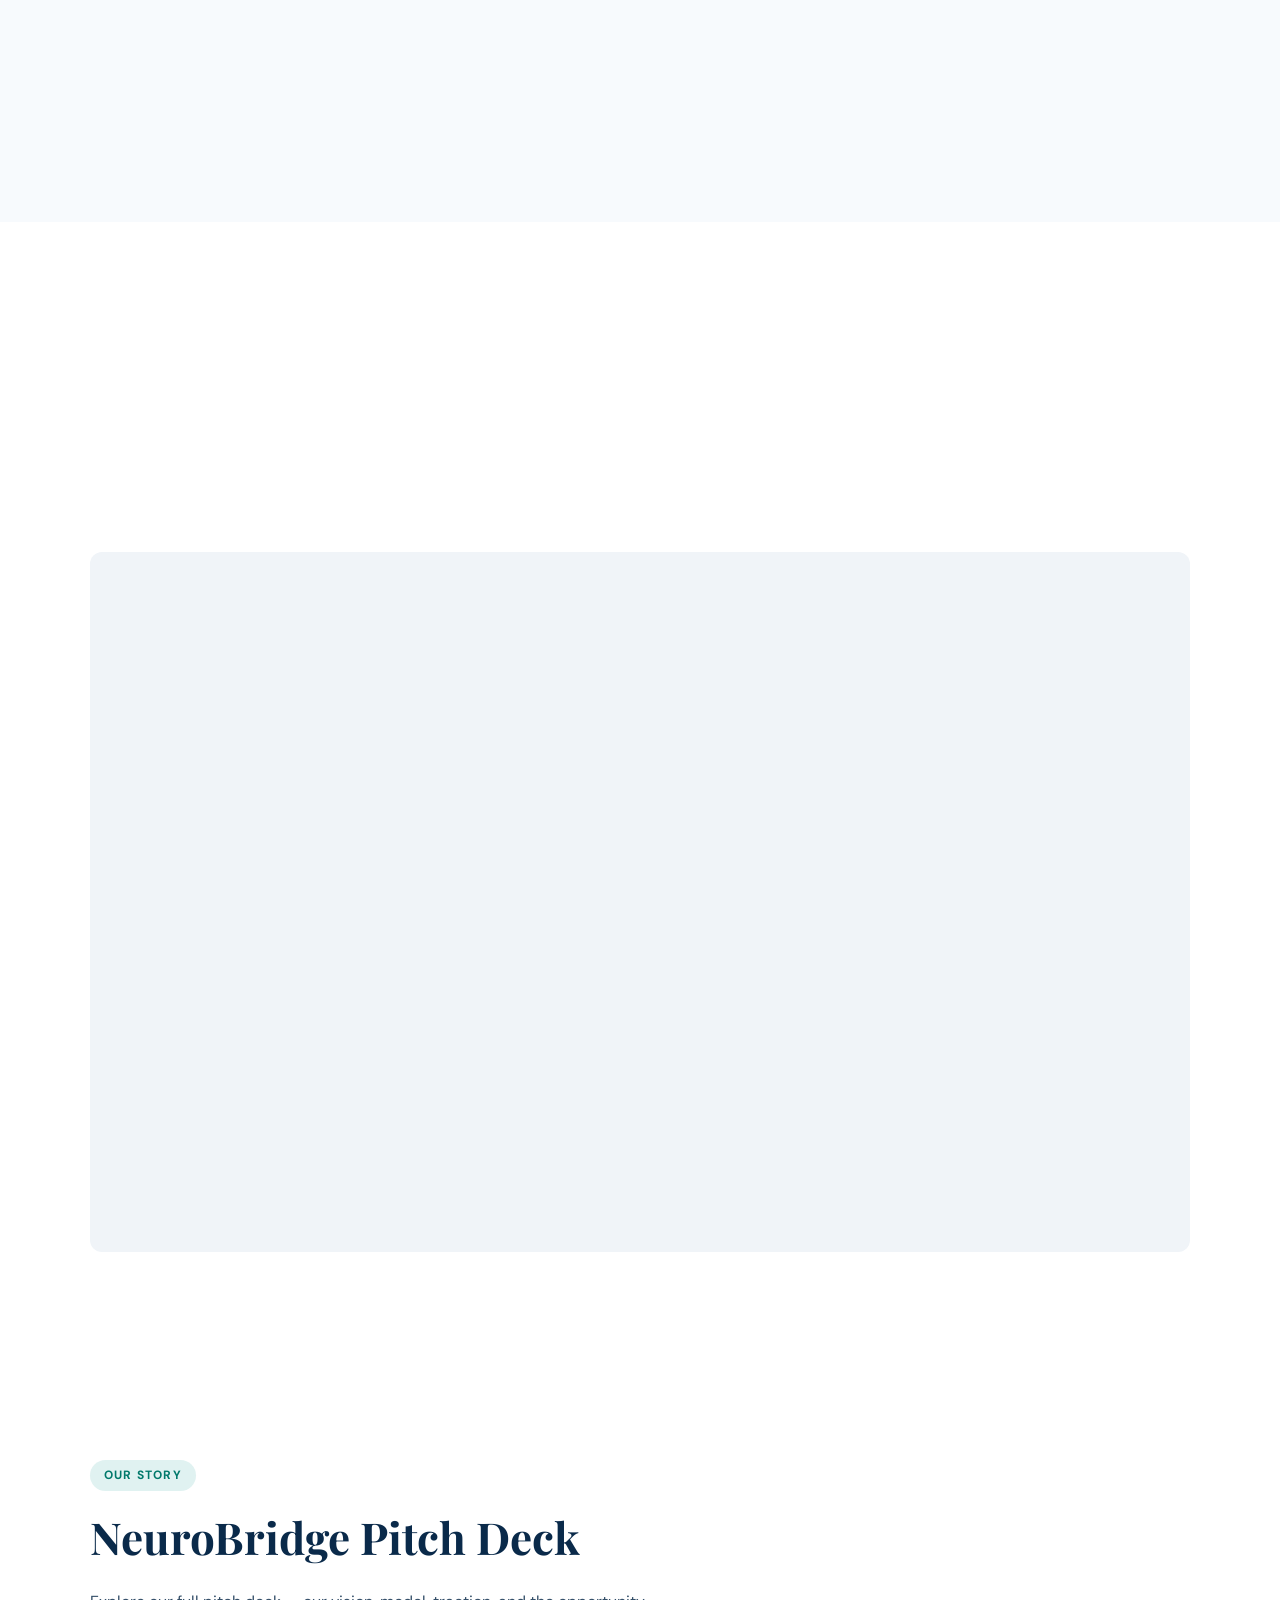
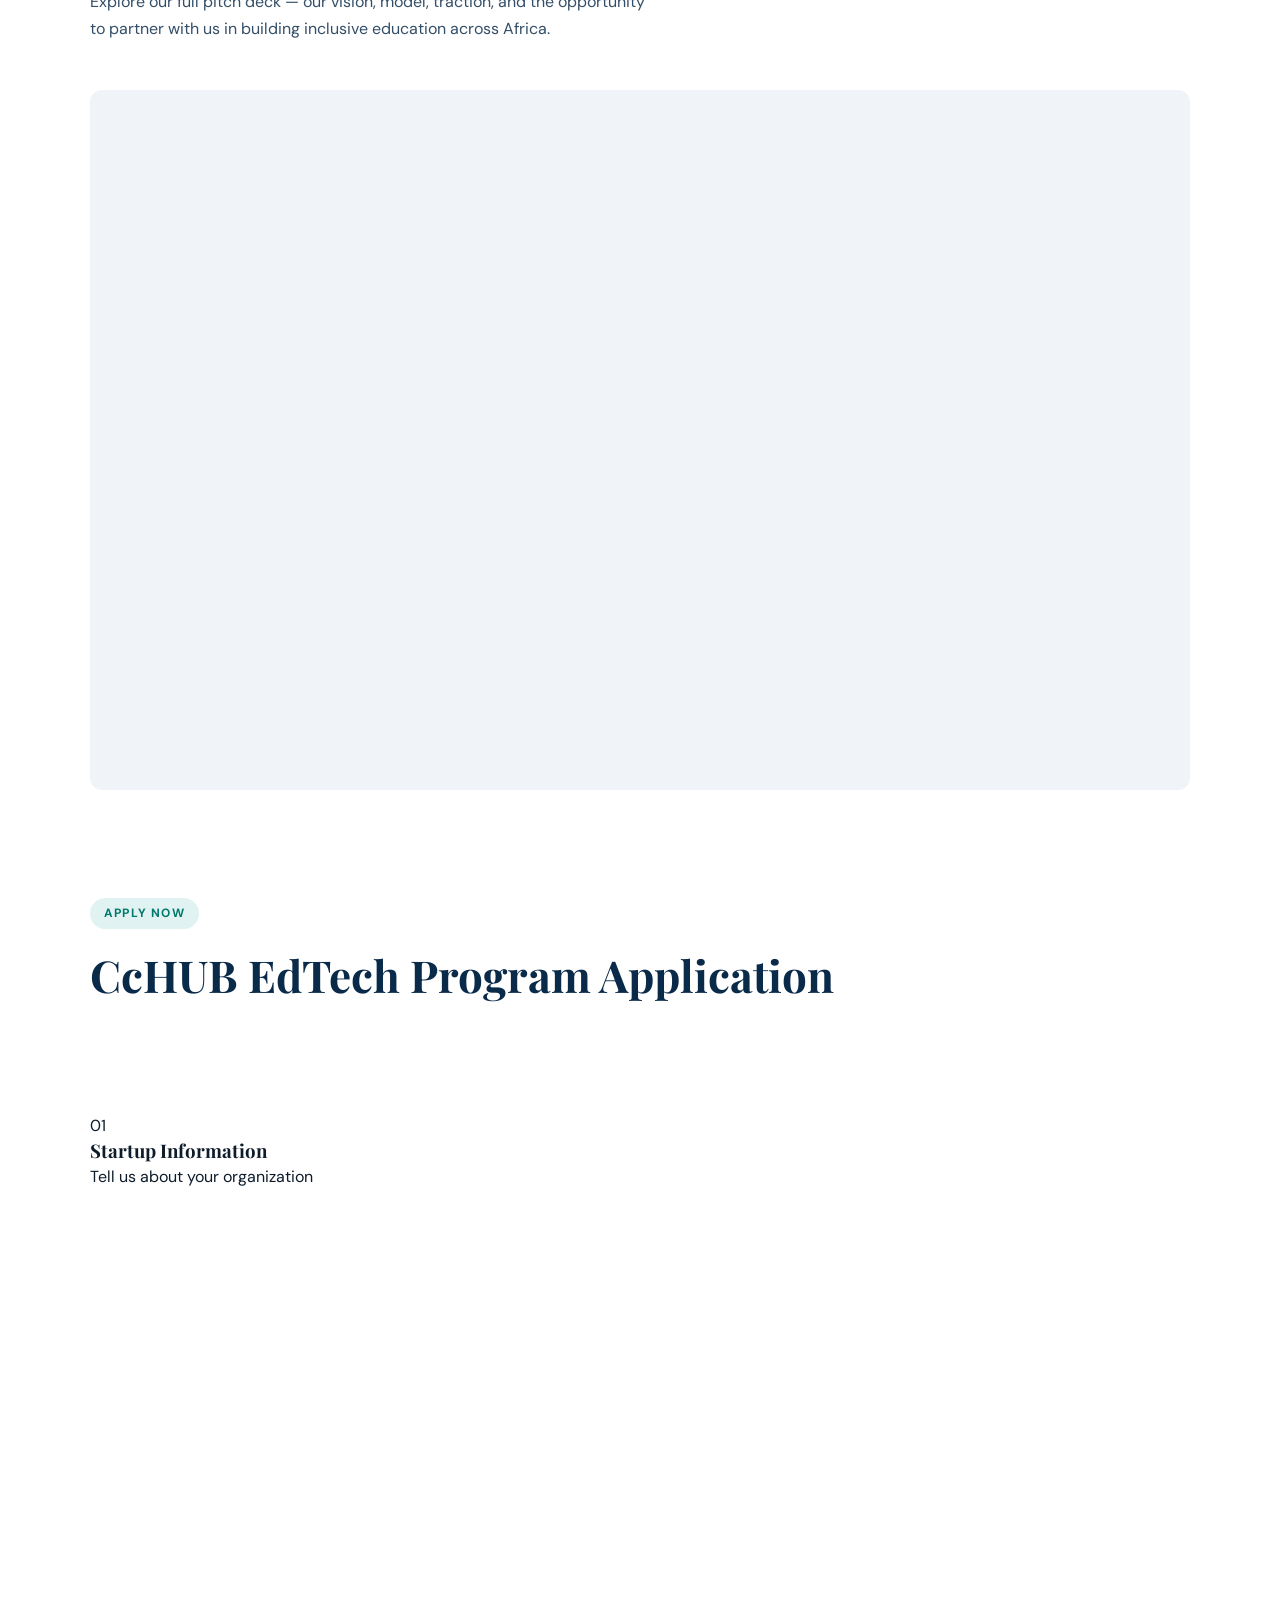
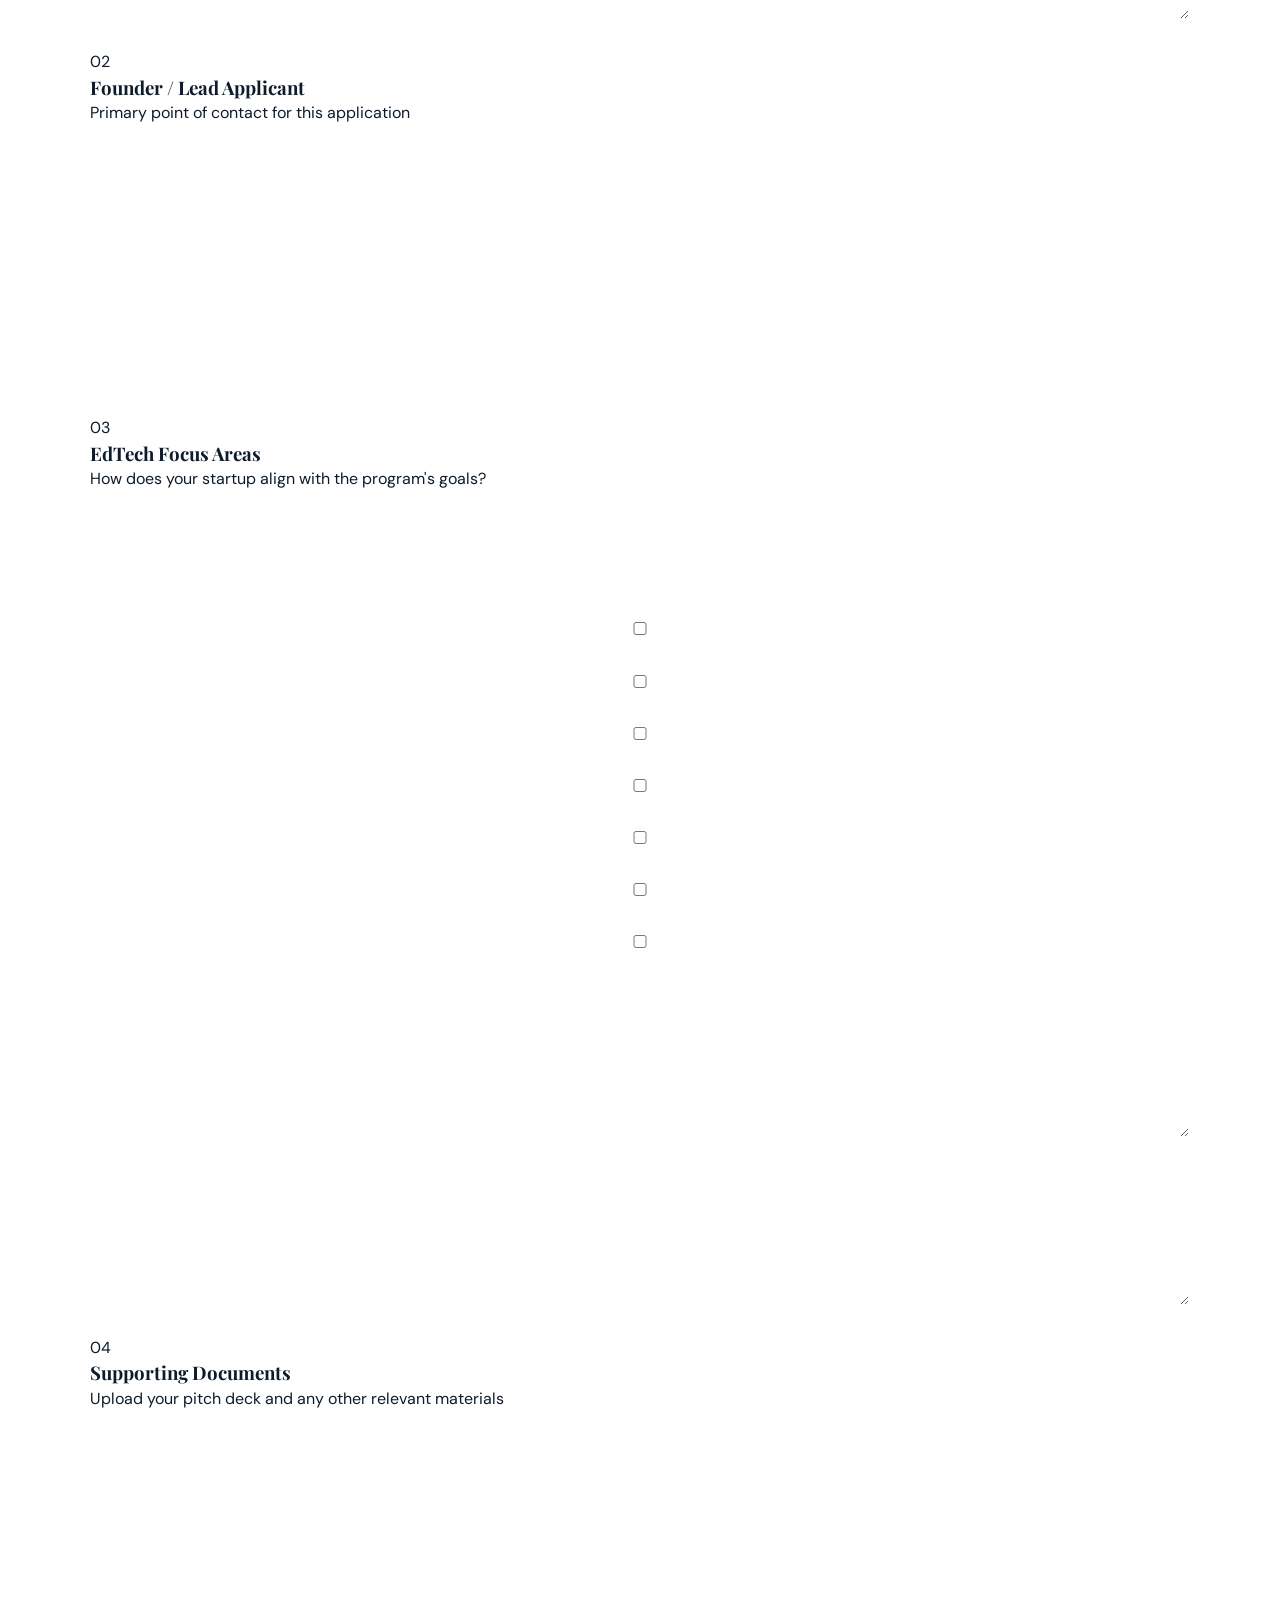
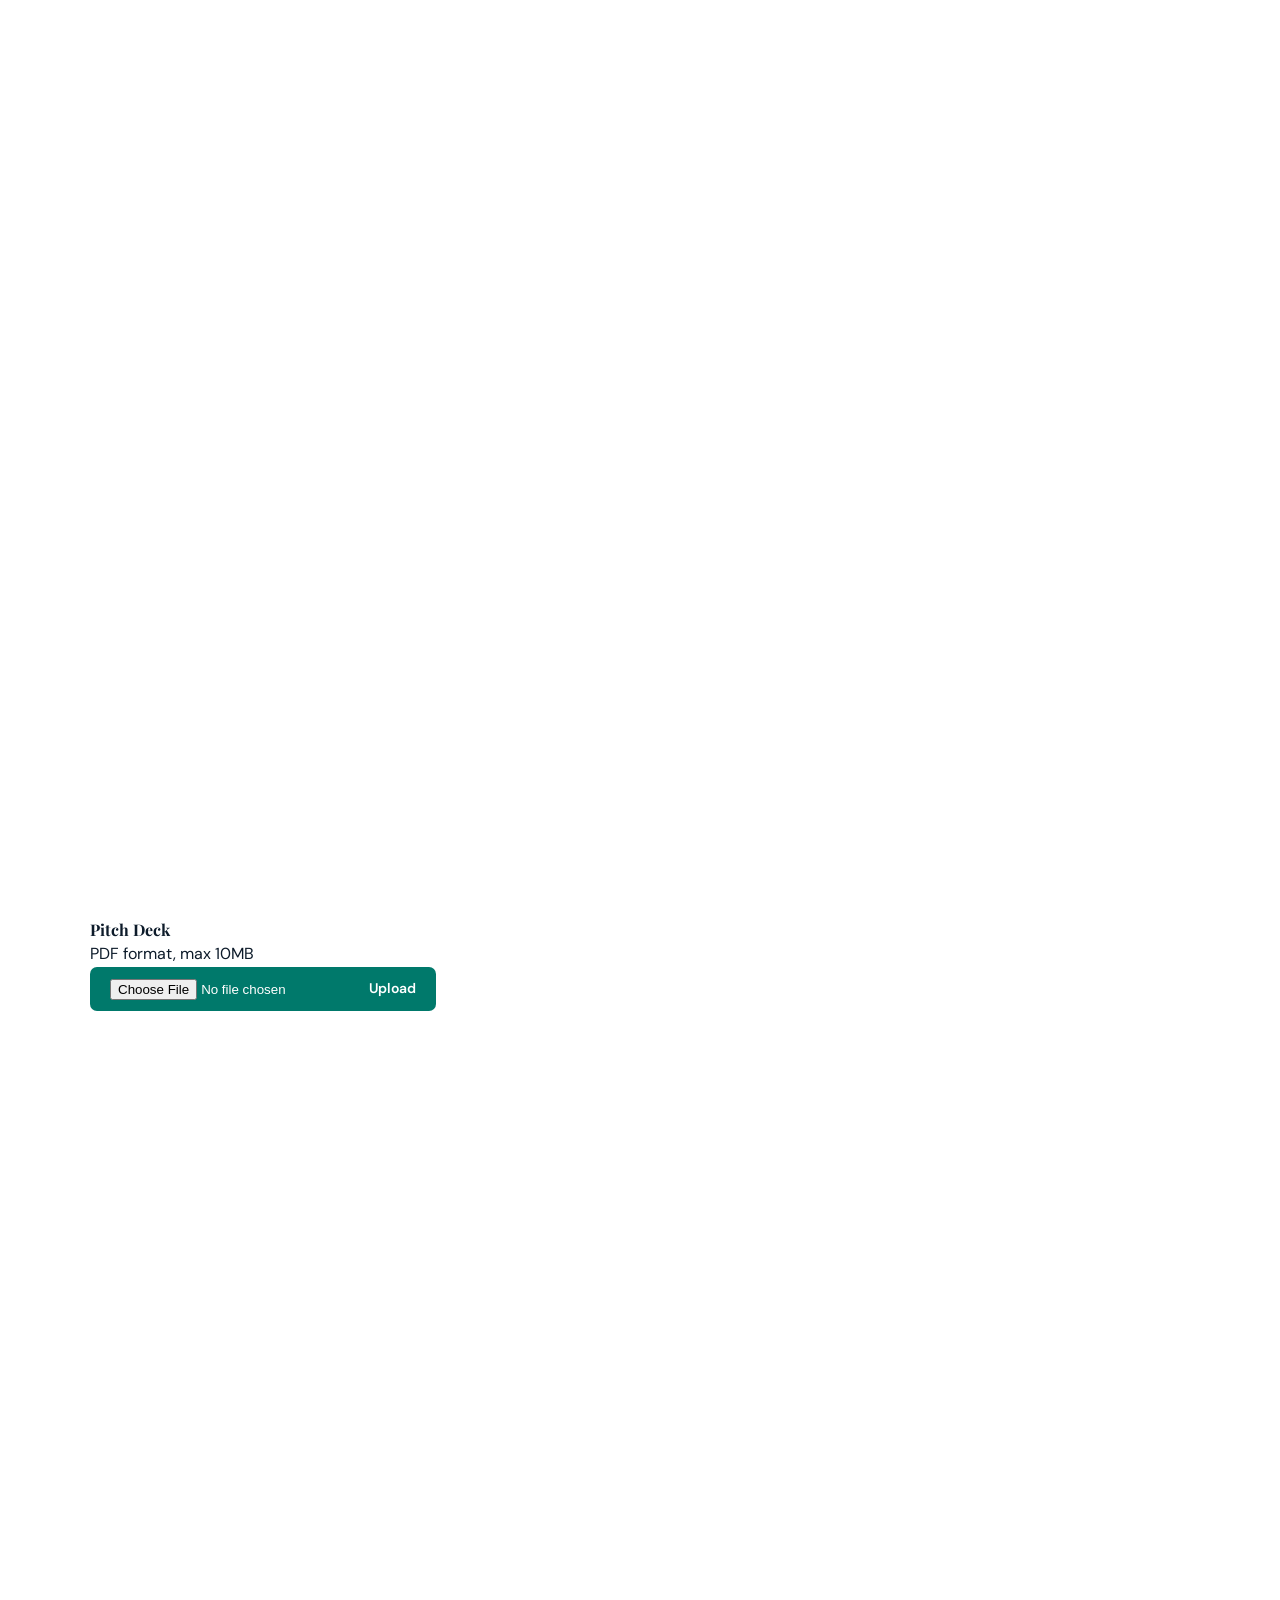
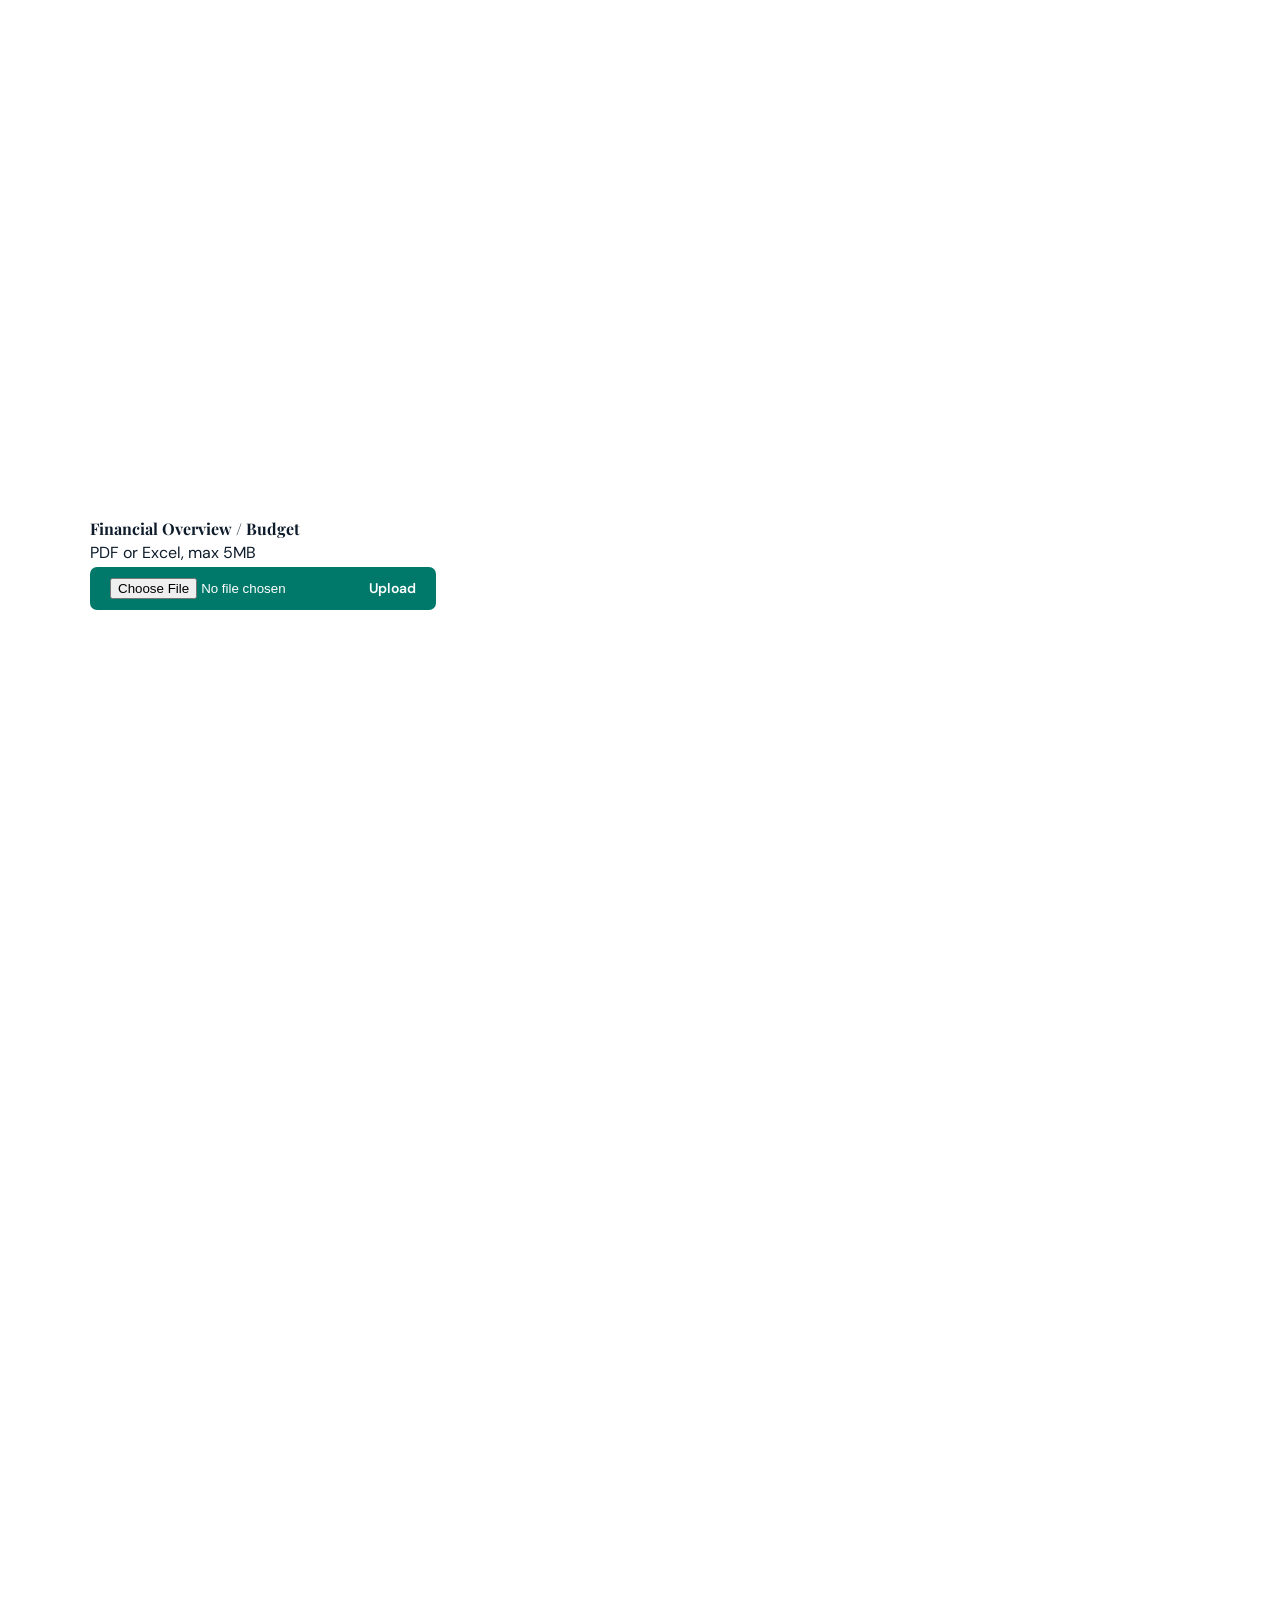
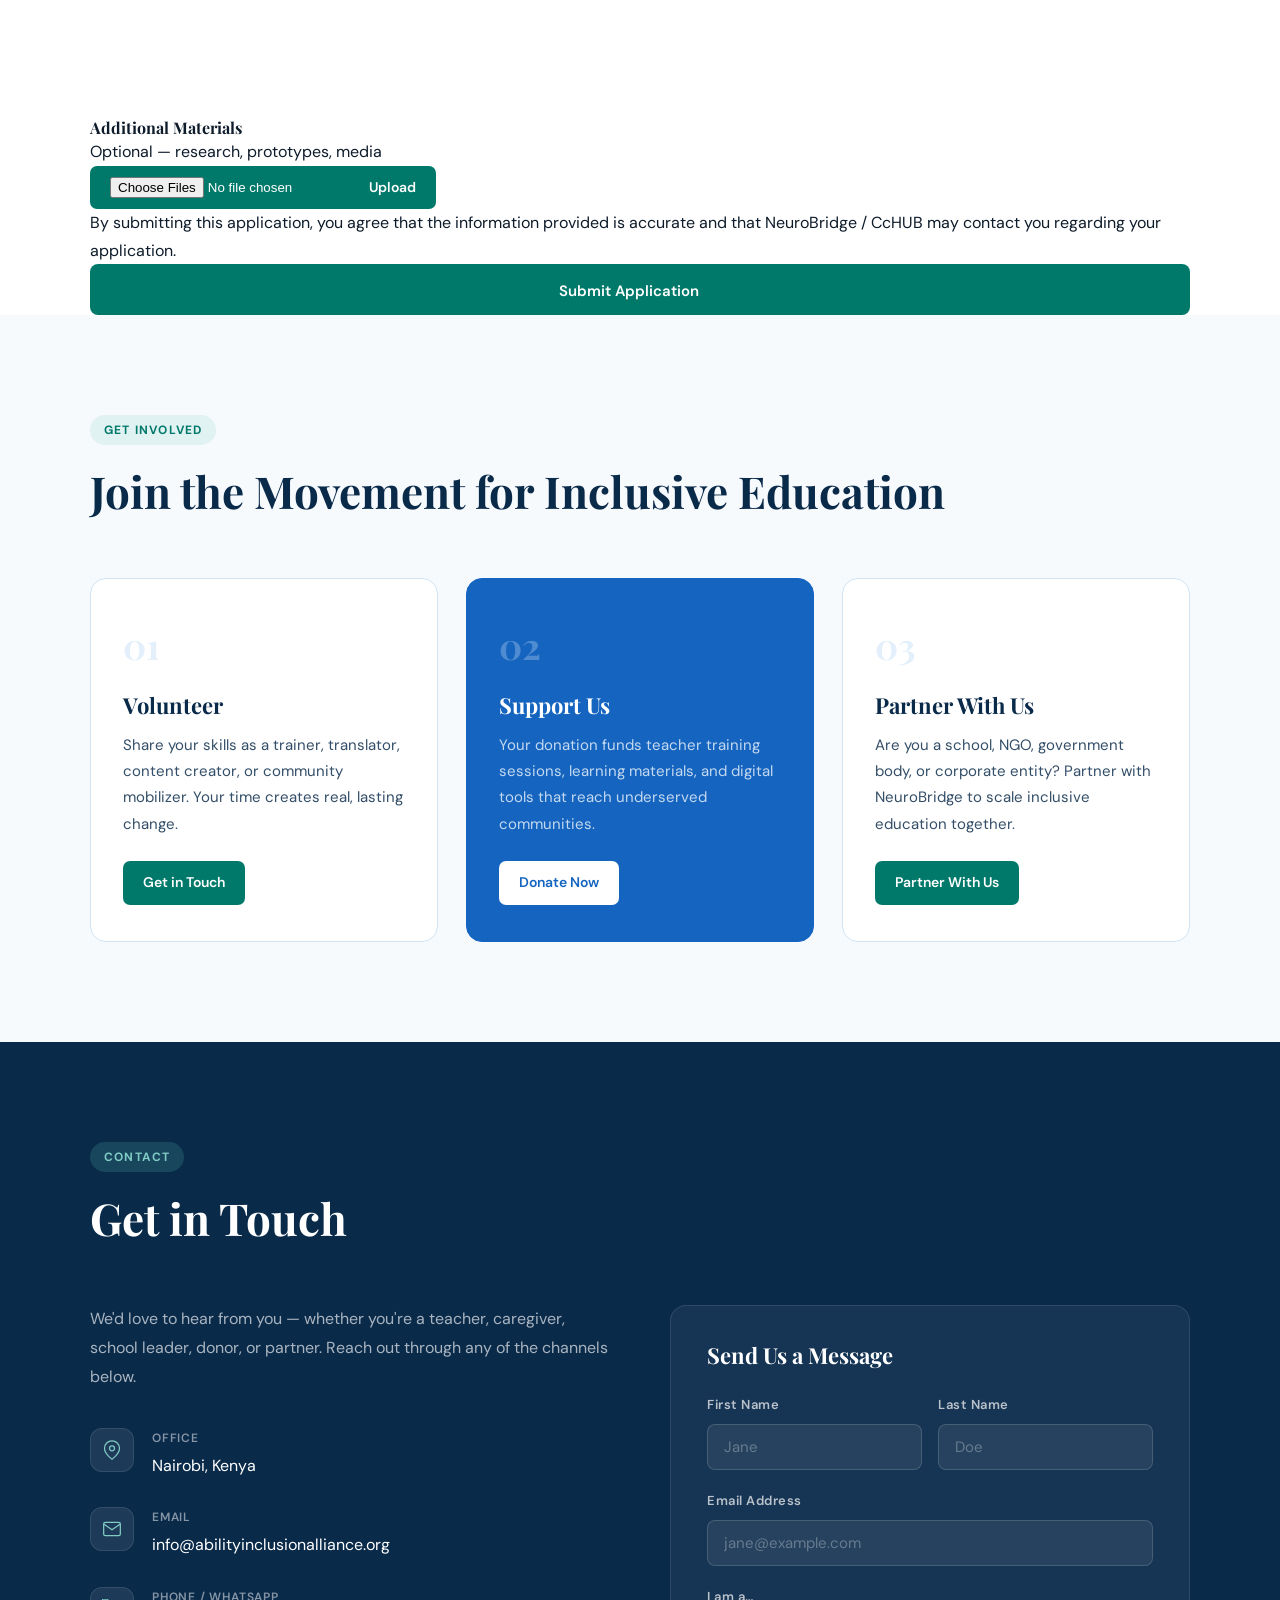
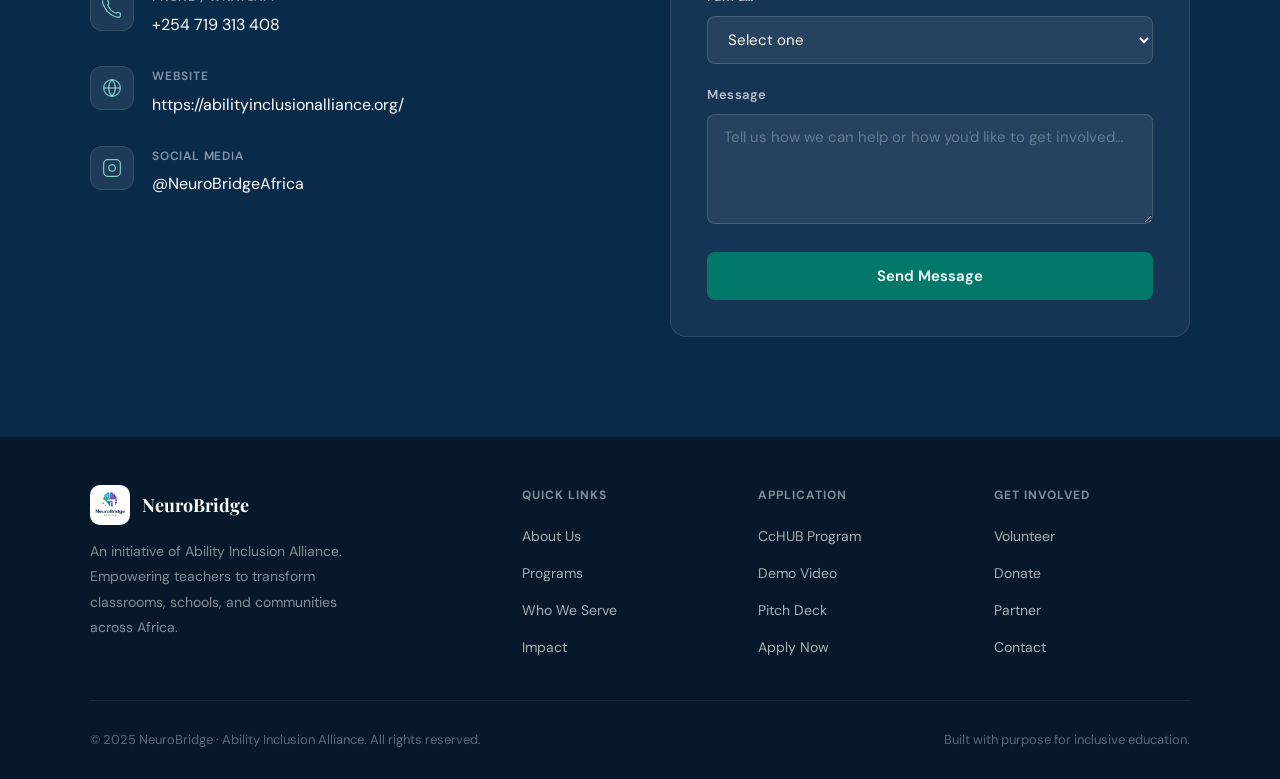
<file: index (2).html>
<!DOCTYPE html>
<html lang="en">
<head>
  <meta charset="UTF-8" />
  <meta name="viewport" content="width=device-width, initial-scale=1.0" />
  <title>NeuroBridge – Empowering Teachers, Empowering Communities</title>
  <link href="https://fonts.googleapis.com/css2?family=Playfair+Display:wght@400;700&family=DM+Sans:wght@300;400;500;600&display=swap" rel="stylesheet" />
  <link rel="stylesheet" href="style.css">
</head>
<body>

<!-- ── NAV ── -->
<nav>
  <a href="#hero" class="nav-logo">
    <div class="logo-placeholder">
      <img src="logo.png" alt="NeuroBridge Logo" class="nav-logo-img" onerror="this.style.display='none'; this.nextElementSibling.style.display='flex';" />
      <span class="logo-fallback">NB</span>
    </div>
    <span class="nav-brand">NeuroBridge</span>
  </a>
  <ul class="nav-links">
    <li><a href="#about">About</a></li>
    <li><a href="#programs">Programs</a></li>
    <li><a href="#serve">Who We Serve</a></li>
    <li><a href="#impact">Impact</a></li>
    <li><a href="#cchub">Apply</a></li>
    <li><a href="#contact" class="nav-cta">Contact Us</a></li>
  </ul>
  <button class="nav-hamburger" aria-label="Menu">
    <span></span><span></span><span></span>
  </button>
</nav>

<!-- ── HERO ── -->
<section id="hero">
  <div class="hero-bg-shapes"></div>
  <div class="hero-inner">
    <div class="hero-text fade-up">
      <div class="hero-badge">An Ability Inclusion Alliance Initiative</div>
      <h1>Empowering <span>Teachers</span>, Empowering Communities</h1>
      <p>Inclusive learning starts with well-trained teachers. We equip educators to support neurodivergent learners, deaf and hard-of-hearing learners, visually impaired learners, and marginalized communities.</p>
      <div class="hero-btns">
        <a href="#about" class="btn-primary">Learn More</a>
        <a href="#cchub" class="btn-outline">Apply Now</a>
        <a href="#get-involved" class="btn-outline">Support Us</a>
      </div>
    </div>
    <div class="hero-visual fade-up" style="animation-delay: 0.2s;">
      <div class="hero-img-main upload-zone" data-label="Hero Image" data-size="800×600px" data-target="hero-img">
        <img src="image1.png" alt="Hero" class="uploaded-img" onerror="this.style.display='none'; this.nextElementSibling.style.display='flex';" />
        <div class="upload-placeholder">
          <div class="img-icon">
            <svg viewBox="0 0 24 24" stroke-width="1.5"><rect x="3" y="3" width="18" height="18" rx="2"/><circle cx="8.5" cy="8.5" r="1.5"/><polyline points="21 15 16 10 5 21"/></svg>
          </div>
          
            <input type="file" accept="image/*" class="file-input" data-target="hero-img" />
            Choose Image
          </label>
        </div>
      </div>
    </div>
  </div>
</section>

<!-- ── QUICK NAV (Application Hub) ── -->
<div id="application-hub">
  <div class="hub-inner">
    <div class="hub-label">NeuroBridge Application Hub</div>
    <div class="hub-buttons">
      <a href="#demo-video" class="hub-btn video">
        <svg viewBox="0 0 24 24" fill="none" stroke-width="1.5"><circle cx="12" cy="12" r="10"/><polygon points="10 8 16 12 10 16 10 8"/></svg>
        Demo Video
      </a>
      <a href="#pitch-deck" class="hub-btn deck">
        <svg viewBox="0 0 24 24" fill="none" stroke-width="1.5"><rect x="2" y="3" width="20" height="14" rx="2"/><line x1="8" y1="21" x2="16" y2="21"/><line x1="12" y1="17" x2="12" y2="21"/></svg>
        Pitch Deck
      </a>
      <a href="#application" class="hub-btn apply">
        <svg viewBox="0 0 24 24" fill="none" stroke-width="1.5"><path d="M14 2H6a2 2 0 00-2 2v16a2 2 0 002 2h12a2 2 0 002-2V8z"/><polyline points="14 2 14 8 20 8"/><line x1="16" y1="13" x2="8" y2="13"/><line x1="16" y1="17" x2="8" y2="17"/></svg>
        Application
      </a>
      <a href="#cchub" class="hub-btn partner">
        <svg viewBox="0 0 24 24" fill="none" stroke-width="1.5"><path d="M17 21v-2a4 4 0 00-4-4H5a4 4 0 00-4 4v2"/><circle cx="9" cy="7" r="4"/><path d="M23 21v-2a4 4 0 00-3-3.87"/><path d="M16 3.13a4 4 0 010 7.75"/></svg>
        CcHUB & Mastercard
      </a>
    </div>
  </div>
</div>

<!-- ── STATS ── -->
<div id="stats">
  <div class="stats-inner">
    <div class="stat-item fade-up">
      <div class="stat-num">500+</div>
      <div class="stat-label">Teachers Trained</div>
    </div>
    <div class="stat-item fade-up" style="transition-delay:0.1s">
      <div class="stat-num">20+</div>
      <div class="stat-label">Partner Schools</div>
    </div>
    <div class="stat-item fade-up" style="transition-delay:0.2s">
      <div class="stat-num">10K+</div>
      <div class="stat-label">Learners Impacted</div>
    </div>
    <div class="stat-item fade-up" style="transition-delay:0.3s">
      <div class="stat-num">5+</div>
      <div class="stat-label">Counties Reached</div>
    </div>
  </div>
</div>

<!-- ── ABOUT ── -->
<section id="about">
  <div class="section-inner">
    <div class="fade-up">
      <span class="section-tag">About Us</span>
      <h2 class="section-title">About NeuroBridge</h2>
    </div>
    <div class="about-grid">
      <div class="about-text fade-up">
        <p>NeuroBridge is an initiative of Ability Inclusion Alliance focused on teacher empowerment as the key to inclusive education. We provide practical training for teachers and caregivers, helping them understand and support learners with diverse needs.</p>
        <p>By empowering one teacher, we positively impact entire classrooms, schools, and communities — ensuring every learner has the opportunity to thrive.</p>
        <ul class="key-points">
          <li>
            <span class="kp-icon"><svg viewBox="0 0 24 24" stroke-width="2"><polyline points="20 6 9 17 4 12"/></svg></span>
            Teacher &amp; caregiver training for inclusive classrooms
          </li>
          <li>
            <span class="kp-icon"><svg viewBox="0 0 24 24" stroke-width="2"><polyline points="20 6 9 17 4 12"/></svg></span>
            Support for neurodivergent learners, learners with sensory impairments, and marginalized communities
          </li>
          <li>
            <span class="kp-icon"><svg viewBox="0 0 24 24" stroke-width="2"><polyline points="20 6 9 17 4 12"/></svg></span>
            Scalable, sustainable impact: one trained teacher can help dozens of learners
          </li>
          <li>
            <span class="kp-icon"><svg viewBox="0 0 24 24" stroke-width="2"><polyline points="20 6 9 17 4 12"/></svg></span>
            Tools, resources, and digital community to amplify reach and effectiveness
          </li>
        </ul>
      </div>
      <div class="about-images fade-up">
        <div class="img-placeholder tall upload-zone" data-label="About Image 1" data-size="400×600px">
          <img src="image2.jpg" alt="About 1" class="uploaded-img" onerror="this.style.display='none'; this.nextElementSibling.style.display='flex';" />
          <div class="upload-placeholder">
            <svg viewBox="0 0 24 24" stroke-width="1.5"><rect x="3" y="3" width="18" height="18" rx="2"/><circle cx="8.5" cy="8.5" r="1.5"/><polyline points="21 15 16 10 5 21"/></svg>
            <span>About Image 1</span>
            <label class="upload-btn-label"><input type="file" accept="image/*" class="file-input" />Choose</label>
          </div>
        </div>
        <div class="img-placeholder square upload-zone" data-label="About Image 2">
          <img src="child1.jpg" alt="About 2" class="uploaded-img" onerror="this.style.display='none'; this.nextElementSibling.style.display='flex';" />
          <div class="upload-placeholder">
            <svg viewBox="0 0 24 24" stroke-width="1.5"><rect x="3" y="3" width="18" height="18" rx="2"/><circle cx="8.5" cy="8.5" r="1.5"/><polyline points="21 15 16 10 5 21"/></svg>
            <span>About Image 2</span>
            <label class="upload-btn-label"><input type="file" accept="image/*" class="file-input" />Choose</label>
          </div>
        </div>
        <div class="img-placeholder square upload-zone" data-label="About Image 3">
          <img src="image3.jpg" alt="About 3" class="uploaded-img" onerror="this.style.display='none'; this.nextElementSibling.style.display='flex';" />
          <div class="upload-placeholder">
            <svg viewBox="0 0 24 24" stroke-width="1.5"><rect x="3" y="3" width="18" height="18" rx="2"/><circle cx="8.5" cy="8.5" r="1.5"/><polyline points="21 15 16 10 5 21"/></svg>
            <span>About Image 3</span>
            <label class="upload-btn-label"><input type="file" accept="image/*" class="file-input" />Choose</label>
          </div>
        </div>
      </div>
    </div>
  </div>
</section>

<!-- ── PROGRAMS ── -->
<section id="programs">
  <div class="section-inner">
    <div class="fade-up">
      <span class="section-tag">Our Programs</span>
      <h2 class="section-title">Teacher-Focused Solutions</h2>
    </div>
    <div class="programs-grid">
      <div class="program-card fade-up">
        <div class="prog-icon blue">
          <svg viewBox="0 0 24 24" stroke-width="1.5"><path d="M12 14l9-5-9-5-9 5 9 5z"/><path d="M12 14l6.16-3.422a12.083 12.083 0 01.665 6.479A11.952 11.952 0 0012 20.055a11.952 11.952 0 00-6.824-2.998 12.078 12.078 0 01.665-6.479L12 14z"/></svg>
        </div>
        <h3>Teacher Training</h3>
        <p>Equipping educators with evidence-based strategies to support learners with diverse needs — from neurodivergent learners to those with sensory impairments. Practical, applicable, and transformative.</p>
      </div>
      <div class="program-card fade-up" style="transition-delay:0.1s">
        <div class="prog-icon teal">
          <svg viewBox="0 0 24 24" stroke-width="1.5"><path d="M17 21v-2a4 4 0 00-4-4H5a4 4 0 00-4 4v2"/><circle cx="9" cy="7" r="4"/><path d="M23 21v-2a4 4 0 00-3-3.87"/><path d="M16 3.13a4 4 0 010 7.75"/></svg>
        </div>
        <h3>Caregiver Support</h3>
        <p>Providing guidance for parents and guardians to reinforce inclusive practices at home — bridging the gap between school and family so learners receive consistent, compassionate support.</p>
      </div>
      <div class="program-card fade-up" style="transition-delay:0.2s">
        <div class="prog-icon green">
          <svg viewBox="0 0 24 24" stroke-width="1.5"><rect x="2" y="3" width="20" height="14" rx="2"/><line x1="8" y1="21" x2="16" y2="21"/><line x1="12" y1="17" x2="12" y2="21"/></svg>
        </div>
        <h3>Inclusive Learning Tools</h3>
        <p>Resources and digital platforms designed for both classroom and remote learning — accessible toolkits, digital community spaces, and reference materials that scale impact beyond the training room.</p>
      </div>
    </div>
  </div>
</section>

<!-- ── WHO WE SERVE ── -->
<section id="serve">
  <div class="section-inner">
    <div class="fade-up">
      <span class="section-tag">Who We Serve</span>
      <h2 class="section-title">Every Learner Deserves to Thrive</h2>
    </div>
    <div class="serve-grid">
      <div class="serve-card fade-up">
        <h4>Neurodivergent Learners</h4>
        <p>ADHD, autism, dyslexia, and related learning profiles supported in inclusive classrooms</p>
      </div>
      <div class="serve-card fade-up" style="transition-delay:0.08s">
        <h4>Deaf & Hard of Hearing</h4>
        <p>Sign language, lip-reading support, and communication tools for hearing-impaired learners</p>
      </div>
      <div class="serve-card fade-up" style="transition-delay:0.16s">
        <h4>Visually Impaired Learners</h4>
        <p>Braille, tactile learning, and assistive technology strategies for visually impaired students</p>
      </div>
      <div class="serve-card fade-up" style="transition-delay:0.24s">
        <h4>Marginalized Communities</h4>
        <p>Underserved and marginalized learners who face systemic barriers to quality education</p>
      </div>
      <div class="serve-card fade-up" style="transition-delay:0.32s">
        <h4>Mainstream Classrooms</h4>
        <p>All teachers in mainstream settings who want to build more inclusive, welcoming classrooms</p>
      </div>
    </div>
  </div>
</section>

<!-- ── IMPACT / GALLERY ── -->
<section id="impact">
  <div class="section-inner">
    <div class="fade-up">
      <span class="section-tag">Impact in Action</span>
      <h2 class="section-title">Transforming Classrooms, One Teacher at a Time</h2>
      <p style="color: var(--text-mid); max-width:560px; margin-top:16px; font-size:16px;">Our training reaches real educators in real schools. Every teacher trained creates a ripple effect — touching dozens of learners and entire families.</p>
    </div>
    <div class="gallery-strip">
      <div class="gallery-img upload-zone fade-up">
        <img src="Annab.jpg" alt="Impact 1" class="uploaded-img" onerror="this.style.display='none'; this.nextElementSibling.style.display='flex';" />
        <div class="upload-placeholder">
          <svg viewBox="0 0 24 24" stroke-width="1.5"><rect x="3" y="3" width="18" height="18" rx="2"/><circle cx="8.5" cy="8.5" r="1.5"/><polyline points="21 15 16 10 5 21"/></svg>
          <span>Impact Photo 1</span>
          <span class="upload-hint">Training session</span>
          <label class="upload-btn-label"><input type="file" accept="image/*" class="file-input" />Choose</label>
        </div>
      </div>
      <div class="gallery-img upload-zone fade-up" style="transition-delay:0.1s">
        <img src="image4.jpg" alt="Impact 2" class="uploaded-img" onerror="this.style.display='none'; this.nextElementSibling.style.display='flex';" />
        <div class="upload-placeholder">
          <svg viewBox="0 0 24 24" stroke-width="1.5"><rect x="3" y="3" width="18" height="18" rx="2"/><circle cx="8.5" cy="8.5" r="1.5"/><polyline points="21 15 16 10 5 21"/></svg>
          <span>Impact Photo 2</span>
          <span class="upload-hint">Classroom activity</span>
          <label class="upload-btn-label"><input type="file" accept="image/*" class="file-input" />Choose</label>
        </div>
      </div>
      <div class="gallery-img upload-zone fade-up" style="transition-delay:0.2s">
        <img src="image5.jpg" alt="Impact 3" class="uploaded-img" onerror="this.style.display='none'; this.nextElementSibling.style.display='flex';" />
        <div class="upload-placeholder">
          <svg viewBox="0 0 24 24" stroke-width="1.5"><rect x="3" y="3" width="18" height="18" rx="2"/><circle cx="8.5" cy="8.5" r="1.5"/><polyline points="21 15 16 10 5 21"/></svg>
          <span>Impact Photo 3</span>
          <span class="upload-hint">Graduation ceremony</span>
          <label class="upload-btn-label"><input type="file" accept="image/*" class="file-input" />Choose</label>
        </div>
      </div>
      <div class="gallery-img upload-zone fade-up" style="transition-delay:0.3s">
        <img src="image6.jpg" alt="Impact 4" class="uploaded-img" onerror="this.style.display='none'; this.nextElementSibling.style.display='flex';" />
        <div class="upload-placeholder">
          <svg viewBox="0 0 24 24" stroke-width="1.5"><rect x="3" y="3" width="18" height="18" rx="2"/><circle cx="8.5" cy="8.5" r="1.5"/><polyline points="21 15 16 10 5 21"/></svg>
          <span>Impact Photo 4</span>
          <span class="upload-hint">Community event</span>
          <label class="upload-btn-label"><input type="file" accept="image/*" class="file-input" />Choose</label>
        </div>
      </div>
    </div>
  </div>
</section>

<!-- ══════════════════════════════════════════════════════════
     ── CCHUB & MASTERCARD FOUNDATION SECTION ──
══════════════════════════════════════════════════════════ -->
<section id="cchub">
  <div class="section-inner">
    <div class="cchub-header fade-up">
      <div class="cchub-partner-logos">
        <!-- CcHUB Logo -->
        
        <div class="partner-times">×</div>
        
        </div>
      </div>
      <span class="section-tag cchub-tag">EdTech Application</span>
      <h2 class="section-title cchub-title">CcHUB × Mastercard Foundation EdTech Program</h2>

  </div>
</section>

<!-- ── DEMO VIDEO ── -->
<section id="demo-video">
  <div class="section-inner">
    <div class="fade-up">
      <span class="section-tag">Watch & Learn</span>
      <h2 class="section-title">NeuroBridge Demo Video</h2>
      <p style="color:var(--text-mid); max-width:560px; margin-top:12px; font-size:16px;">See NeuroBridge in action — how we train teachers, support learners, and create inclusive classrooms across Kenya.</p>
    </div>
    <div class="video-container fade-up">
      <div class="video-wrapper" id="video-wrapper">
        <!-- If you have a video file, place it here. Or paste a YouTube embed URL below. -->
        <div class="video-upload-area" id="video-upload-area">
          <div class="video-upload-inner">
            <div class="video-play-icon">
              <svg viewBox="0 0 24 24" fill="none" stroke-width="1.5"><circle cx="12" cy="12" r="10"/><polygon points="10 8 16 12 10 16 10 8" fill="currentColor"/></svg>
            </div>
            <h3>Upload or Embed Your Demo Video</h3>
            <p>Upload a video file (MP4, WebM, MOV) or paste a YouTube/Vimeo URL</p>
            <div class="video-actions">
              <label class="btn-primary video-file-label">
                <input type="file" accept="video/*" id="video-file-input" />
                <svg viewBox="0 0 24 24" fill="none" stroke-width="1.5" width="16" height="16"><path d="M21 15v4a2 2 0 01-2 2H5a2 2 0 01-2-2v-4"/><polyline points="17 8 12 3 7 8"/><line x1="12" y1="3" x2="12" y2="15"/></svg>
                Upload Video File
              </label>
              <span class="video-or">or</span>
              <div class="video-url-row">
                <input type="url" id="video-url-input" placeholder="Paste YouTube or Vimeo URL…" class="video-url-field" />
                <button class="btn-teal" onclick="embedVideoUrl()">Embed</button>
              </div>
            </div>
          </div>
        </div>
        <!-- Video element (shown once a file is selected) -->
        <video id="video-player" controls style="display:none; width:100%; border-radius:12px; background:#000;"></video>
        <!-- iframe for YouTube/Vimeo (shown once URL is embedded) -->
        <div id="video-iframe-container" style="display:none; position:relative; padding-bottom:56.25%; height:0; overflow:hidden; border-radius:12px;"></div>
      </div>
    </div>
  </div>
</section>

<!-- ── PITCH DECK ── -->

<section id="pitch-deck">
  <div class="section-inner">
    <div class="fade-up">
      <span class="section-tag">Our Story</span>
      <h2 class="section-title">NeuroBridge Pitch Deck</h2>
      <p style="color:var(--text-mid); max-width:560px; margin-top:12px; font-size:16px;">
        Explore our full pitch deck — our vision, model, traction, and the opportunity to partner with us in building inclusive education across Africa.
      </p>
    </div>
    <div class="pitch-container fade-up">
      <!-- Embed Google Slides -->
      <iframe 
        src="https://docs.google.com/presentation/d/e/2PACX-1vQ1BL7_PK6HMsjrY8Bc3NliJBFxSLpm8q86/pub?start=false&loop=false&delayms=3000" 
        style="width:100%; height:700px; border:none; border-radius:12px; background:#f0f4f8;" 
        frameborder="0" 
        allowfullscreen 
        title="NeuroBridge Pitch Deck">
      </iframe>
    </div>
  </div>
</section>
<section id="pitch-deck">
  <div class="section-inner">
    <div class="fade-up">
      <span class="section-tag">Our Story</span>
      <h2 class="section-title">NeuroBridge Pitch Deck</h2>
      <p style="color:var(--text-mid); max-width:560px; margin-top:12px; font-size:16px;">
        Explore our full pitch deck — our vision, model, traction, and the opportunity to partner with us in building inclusive education across Africa.
      </p>
    </div>
    <div class="pitch-container fade-up">
      <!-- Embed Google Slides -->
      <iframe 
        src="https://docs.google.com/presentation/d/e/2PACX-1vQ1BL7_PK6HMsjrY8Bc3NliJBFxSLpm8q86/pub?start=false&loop=false&delayms=3000" 
        style="width:100%; height:700px; border:none; border-radius:12px; background:#f0f4f8;" 
        frameborder="0" 
        allowfullscreen 
        title="NeuroBridge Pitch Deck">
      </iframe>
    </div>
  </div>
</section>

<!-- ── APPLICATION FORM ── -->
<section id="application">
  <div class="section-inner">
    <div class="fade-up">
      <span class="section-tag">Apply Now</span>
      <h2 class="section-title">CcHUB EdTech Program Application</h2>
      <p style="color:rgba(255,255,255,0.65); max-width:620px; margin-top:12px; font-size:16px; line-height:1.8;">Complete the form below to apply for the CcHUB × Mastercard Foundation EdTech Program. Our team reviews every submission and will be in touch within 5–7 business days.</p>
    </div>
    <div class="application-form-wrap fade-up">

      <!-- Section 1: Startup Info -->
      <div class="app-section">
        <div class="app-section-header">
          <span class="app-step">01</span>
          <div>
            <h3>Startup Information</h3>
            <p>Tell us about your organization</p>
          </div>
        </div>
        <div class="app-fields">
          <div class="form-row">
            <div class="form-group">
              <label>Startup / Organization Name <span class="req">*</span></label>
              <input type="text" placeholder="e.g. NeuroBridge" />
            </div>
            <div class="form-group">
              <label>Year Founded <span class="req">*</span></label>
              <input type="number" placeholder="e.g. 2022" min="2000" max="2025" />
            </div>
          </div>
          <div class="form-row">
            <div class="form-group">
              <label>Country of Operation <span class="req">*</span></label>
              <select>
                <option value="">Select country</option>
                <option>Kenya</option>
                <option>Nigeria</option>
                <option>Ghana</option>
                <option>South Africa</option>
                <option>Rwanda</option>
                <option>Uganda</option>
                <option>Tanzania</option>
                <option>Ethiopia</option>
                <option>Other</option>
              </select>
            </div>
            <div class="form-group">
              <label>Stage of Development <span class="req">*</span></label>
              <select>
                <option value="">Select stage</option>
                <option>Idea / Concept</option>
                <option>MVP / Prototype</option>
                <option>Early Stage (Pilot)</option>
                <option>Growth Stage</option>
                <option>Scaling</option>
              </select>
            </div>
          </div>
          <div class="form-group">
            <label>Website / Social Media URL</label>
            <input type="url" placeholder="https://your-startup.com" />
          </div>
          <div class="form-group">
            <label>Brief Description of Your EdTech Solution <span class="req">*</span></label>
            <textarea placeholder="Describe what your startup does and the problem it solves in 2–3 sentences…" rows="4"></textarea>
          </div>
        </div>
      </div>

      <!-- Section 2: Founder Info -->
      <div class="app-section">
        <div class="app-section-header">
          <span class="app-step">02</span>
          <div>
            <h3>Founder / Lead Applicant</h3>
            <p>Primary point of contact for this application</p>
          </div>
        </div>
        <div class="app-fields">
          <div class="form-row">
            <div class="form-group">
              <label>First Name <span class="req">*</span></label>
              <input type="text" placeholder="Jane" />
            </div>
            <div class="form-group">
              <label>Last Name <span class="req">*</span></label>
              <input type="text" placeholder="Doe" />
            </div>
          </div>
          <div class="form-row">
            <div class="form-group">
              <label>Email Address <span class="req">*</span></label>
              <input type="email" placeholder="jane@yourstartup.com" />
            </div>
            <div class="form-group">
              <label>Phone / WhatsApp Number</label>
              <input type="tel" placeholder="+254 700 000 000" />
            </div>
          </div>
          <div class="form-group">
            <label>Role / Title at Startup <span class="req">*</span></label>
            <input type="text" placeholder="e.g. Co-founder & CEO" />
          </div>
        </div>
      </div>

      <!-- Section 3: EdTech Focus -->
      <div class="app-section">
        <div class="app-section-header">
          <span class="app-step">03</span>
          <div>
            <h3>EdTech Focus Areas</h3>
            <p>How does your startup align with the program's goals?</p>
          </div>
        </div>
        <div class="app-fields">
          <div class="form-group">
            <label>Primary EdTech Focus <span class="req">*</span></label>
            <select>
              <option value="">Select primary focus</option>
              <option>Expanding access to quality education</option>
              <option>Enhancing teacher and trainer effectiveness</option>
              <option>Fostering learner engagement through innovation</option>
              <option>Creating scalable impact in learning outcomes</option>
              <option>Multiple focus areas</option>
            </select>
          </div>
          <div class="form-group">
            <label>Target Learners / Beneficiaries <span class="req">*</span></label>
            <div class="checkbox-group">
              <label class="checkbox-label"><input type="checkbox" /> Neurodivergent learners (ADHD, autism, dyslexia)</label>
              <label class="checkbox-label"><input type="checkbox" /> Deaf and hard of hearing learners</label>
              <label class="checkbox-label"><input type="checkbox" /> Visually impaired learners</label>
              <label class="checkbox-label"><input type="checkbox" /> Marginalized and underserved communities</label>
              <label class="checkbox-label"><input type="checkbox" /> General K-12 students</label>
              <label class="checkbox-label"><input type="checkbox" /> Higher education / vocational training</label>
              <label class="checkbox-label"><input type="checkbox" /> Teachers and educators</label>
            </div>
          </div>
          <div class="form-group">
            <label>Current Reach / Impact Metrics</label>
            <textarea placeholder="Share any current numbers — learners reached, schools partnered, teachers trained, etc." rows="3"></textarea>
          </div>
          <div class="form-group">
            <label>How does your solution address equity in education? <span class="req">*</span></label>
            <textarea placeholder="Describe how your product reduces barriers to quality education for underserved communities…" rows="4"></textarea>
          </div>
        </div>
      </div>

      <!-- Section 4: Documents -->
      <div class="app-section">
        <div class="app-section-header">
          <span class="app-step">04</span>
          <div>
            <h3>Supporting Documents</h3>
            <p>Upload your pitch deck and any other relevant materials</p>
          </div>
        </div>
        <div class="app-fields">
          <div class="doc-upload-row">
            <div class="doc-upload-box" id="doc-pitch-box">
              <div class="doc-icon">
                <svg viewBox="0 0 24 24" fill="none" stroke-width="1.5"><path d="M14 2H6a2 2 0 00-2 2v16a2 2 0 002 2h12a2 2 0 002-2V8z"/><polyline points="14 2 14 8 20 8"/></svg>
              </div>
              <div class="doc-info">
                <h4>Pitch Deck</h4>
                <p>PDF format, max 10MB</p>
              </div>
              <label class="btn-sm doc-upload-btn">
                <input type="file" accept=".pdf,.ppt,.pptx" class="doc-file-input" data-doc="pitch" />
                Upload
              </label>
              <span class="doc-status" id="pitch-status"></span>
            </div>
            <div class="doc-upload-box" id="doc-budget-box">
              <div class="doc-icon">
                <svg viewBox="0 0 24 24" fill="none" stroke-width="1.5"><rect x="3" y="3" width="18" height="18" rx="2"/><line x1="3" y1="9" x2="21" y2="9"/><line x1="3" y1="15" x2="21" y2="15"/><line x1="9" y1="3" x2="9" y2="21"/></svg>
              </div>
              <div class="doc-info">
                <h4>Financial Overview / Budget</h4>
                <p>PDF or Excel, max 5MB</p>
              </div>
              <label class="btn-sm doc-upload-btn">
                <input type="file" accept=".pdf,.xls,.xlsx" class="doc-file-input" data-doc="budget" />
                Upload
              </label>
              <span class="doc-status" id="budget-status"></span>
            </div>
            <div class="doc-upload-box" id="doc-extra-box">
              <div class="doc-icon">
                <svg viewBox="0 0 24 24" fill="none" stroke-width="1.5"><path d="M21 15v4a2 2 0 01-2 2H5a2 2 0 01-2-2v-4"/><polyline points="17 8 12 3 7 8"/><line x1="12" y1="3" x2="12" y2="15"/></svg>
              </div>
              <div class="doc-info">
                <h4>Additional Materials</h4>
                <p>Optional — research, prototypes, media</p>
              </div>
              <label class="btn-sm doc-upload-btn">
                <input type="file" accept=".pdf,.jpg,.png,.mp4" class="doc-file-input" data-doc="extra" multiple />
                Upload
              </label>
              <span class="doc-status" id="extra-status"></span>
            </div>
          </div>
        </div>
      </div>

      <!-- Submit -->
      <div class="app-submit fade-up">
        <p class="app-disclaimer">By submitting this application, you agree that the information provided is accurate and that NeuroBridge / CcHUB may contact you regarding your application.</p>
        <button class="btn-form app-submit-btn" type="button" onclick="submitApplication()">
          Submit Application
          <svg viewBox="0 0 24 24" fill="none" stroke-width="2" width="18" height="18"><line x1="5" y1="12" x2="19" y2="12"/><polyline points="12 5 19 12 12 19"/></svg>
        </button>
      </div>
    </div>
  </div>
</section>

<!-- ── GET INVOLVED ── -->
<section id="get-involved">
  <div class="section-inner">
    <div class="fade-up">
      <span class="section-tag">Get Involved</span>
      <h2 class="section-title">Join the Movement for Inclusive Education</h2>
    </div>
    <div class="involved-grid">
      <div class="involved-card fade-up">
        <div class="ic-num">01</div>
        <h3>Volunteer</h3>
        <p>Share your skills as a trainer, translator, content creator, or community mobilizer. Your time creates real, lasting change.</p>
        <a href="#contact" class="btn-sm">Get in Touch</a>
      </div>
      <div class="involved-card featured fade-up" style="transition-delay:0.1s">
        <div class="ic-num">02</div>
        <h3>Support Us</h3>
        <p>Your donation funds teacher training sessions, learning materials, and digital tools that reach underserved communities.</p>
        <a href="#contact" class="btn-sm white">Donate Now</a>
      </div>
      <div class="involved-card fade-up" style="transition-delay:0.2s">
        <div class="ic-num">03</div>
        <h3>Partner With Us</h3>
        <p>Are you a school, NGO, government body, or corporate entity? Partner with NeuroBridge to scale inclusive education together.</p>
        <a href="#contact" class="btn-sm">Partner With Us</a>
      </div>
    </div>
  </div>
</section>

<!-- ── CONTACT ── -->
<section id="contact">
  <div class="section-inner">
    <div class="fade-up">
      <span class="section-tag">Contact</span>
      <h2 class="section-title">Get in Touch</h2>
    </div>
    <div class="contact-grid">
      <div class="contact-info fade-up">
        <p style="color:rgba(255,255,255,0.65); font-size:16px; line-height:1.8; margin-bottom:8px;">We'd love to hear from you — whether you're a teacher, caregiver, school leader, donor, or partner. Reach out through any of the channels below.</p>

        <div class="contact-item">
          <div class="ci-icon"><svg viewBox="0 0 24 24" stroke-width="1.5"><path d="M21 10c0 7-9 13-9 13s-9-6-9-13a9 9 0 0118 0z"/><circle cx="12" cy="10" r="3"/></svg></div>
          <div><div class="ci-label">Office</div><div class="ci-value">Nairobi, Kenya</div></div>
        </div>
        <div class="contact-item">
          <div class="ci-icon"><svg viewBox="0 0 24 24" stroke-width="1.5"><path d="M4 4h16c1.1 0 2 .9 2 2v12c0 1.1-.9 2-2 2H4c-1.1 0-2-.9-2-2V6c0-1.1.9-2 2-2z"/><polyline points="22,6 12,13 2,6"/></svg></div>
          <div><div class="ci-label">Email</div><div class="ci-value">info@abilityinclusionalliance.org</div></div>
        </div>
        <div class="contact-item">
          <div class="ci-icon"><svg viewBox="0 0 24 24" stroke-width="1.5"><path d="M22 16.92v3a2 2 0 01-2.18 2 19.79 19.79 0 01-8.63-3.07A19.5 19.5 0 013.07 9.8 19.79 19.79 0 01.22 1.18 2 2 0 012.18 0h3a2 2 0 012 1.72 12.84 12.84 0 00.7 2.81 2 2 0 01-.45 2.11L6.91 7.1A16 16 0 0016.9 17.09l.46-.46a2 2 0 012.11-.45 12.84 12.84 0 002.81.7A2 2 0 0122 16.92z"/></svg></div>
          <div><div class="ci-label">Phone / WhatsApp</div><div class="ci-value">+254 719 313 408</div></div>
        </div>
        <div class="contact-item">
          <div class="ci-icon"><svg viewBox="0 0 24 24" stroke-width="1.5"><circle cx="12" cy="12" r="10"/><line x1="2" y1="12" x2="22" y2="12"/><path d="M12 2a15.3 15.3 0 014 10 15.3 15.3 0 01-4 10 15.3 15.3 0 01-4-10 15.3 15.3 0 014-10z"/></svg></div>
          <div><div class="ci-label">Website</div><div class="ci-value">https://abilityinclusionalliance.org/</div></div>
        </div>
        <div class="contact-item">
          <div class="ci-icon"><svg viewBox="0 0 24 24" stroke-width="1.5"><rect x="2" y="2" width="20" height="20" rx="5"/><path d="M16 11.37A4 4 0 1112.63 8 4 4 0 0116 11.37z"/><line x1="17.5" y1="6.5" x2="17.51" y2="6.5"/></svg></div>
          <div><div class="ci-label">Social Media</div><div class="ci-value">@NeuroBridgeAfrica</div></div>
        </div>
      </div>

      <div class="contact-form fade-up">
        <h3 style="font-size:22px; color:white; margin-bottom:24px;">Send Us a Message</h3>
        <div class="form-row">
          <div class="form-group">
            <label>First Name</label>
            <input type="text" placeholder="Jane" />
          </div>
          <div class="form-group">
            <label>Last Name</label>
            <input type="text" placeholder="Doe" />
          </div>
        </div>
        <div class="form-group">
          <label>Email Address</label>
          <input type="email" placeholder="jane@example.com" />
        </div>
        <div class="form-group">
          <label>I am a…</label>
          <select>
            <option value="">Select one</option>
            <option>Teacher / Educator</option>
            <option>Caregiver / Parent</option>
            <option>School Administrator</option>
            <option>NGO / Partner Organization</option>
            <option>Donor / Supporter</option>
            <option>Other</option>
          </select>
        </div>
        <div class="form-group">
          <label>Message</label>
          <textarea placeholder="Tell us how we can help or how you'd like to get involved…"></textarea>
        </div>
        <button class="btn-form" type="button">Send Message</button>
      </div>
    </div>
  </div>
</section>

<!-- ── FOOTER ── -->
<footer>
  <div class="footer-inner">
    <div class="footer-top">
      <div class="footer-brand">
        <div style="display:flex; align-items:center; gap:12px;">
          <div class="logo-placeholder" style="width:40px;height:40px;font-size:15px; position:relative; overflow:hidden;">
            <img src="logo.png" alt="NeuroBridge" style="width:100%;height:100%;object-fit:cover;border-radius:8px;" onerror="this.style.display='none';" />
            <span style="position:absolute;inset:0;display:flex;align-items:center;justify-content:center;">NB</span>
          </div>
          <span style="font-family:'Playfair Display',serif; font-size:18px; color:white; font-weight:700;">NeuroBridge</span>
        </div>
        <p>An initiative of Ability Inclusion Alliance. Empowering teachers to transform classrooms, schools, and communities across Africa.</p>
      </div>
      <div class="footer-col">
        <h5>Quick Links</h5>
        <ul>
          <li><a href="#about">About Us</a></li>
          <li><a href="#programs">Programs</a></li>
          <li><a href="#serve">Who We Serve</a></li>
          <li><a href="#impact">Impact</a></li>
        </ul>
      </div>
      <div class="footer-col">
        <h5>Application</h5>
        <ul>
          <li><a href="#cchub">CcHUB Program</a></li>
          <li><a href="#demo-video">Demo Video</a></li>
          <li><a href="#pitch-deck">Pitch Deck</a></li>
          <li><a href="#application">Apply Now</a></li>
        </ul>
      </div>
      <div class="footer-col">
        <h5>Get Involved</h5>
        <ul>
          <li><a href="#get-involved">Volunteer</a></li>
          <li><a href="#get-involved">Donate</a></li>
          <li><a href="#get-involved">Partner</a></li>
          <li><a href="#contact">Contact</a></li>
        </ul>
      </div>
    </div>
    <div class="footer-bottom">
      <span>© 2025 NeuroBridge · Ability Inclusion Alliance. All rights reserved.</span>
      <span>Built with purpose for inclusive education.</span>
    </div>
  </div>
</footer>

<script>
/* ── FADE UP OBSERVER ── */
const observer = new IntersectionObserver((entries) => {
  entries.forEach(e => {
    if (e.isIntersecting) {
      e.target.classList.add('visible');
      observer.unobserve(e.target);
    }
  });
}, { threshold: 0.1 });
document.querySelectorAll('.fade-up').forEach(el => observer.observe(el));

/* ── SMOOTH SCROLL ── */
document.querySelectorAll('a[href^="#"]').forEach(a => {
  a.addEventListener('click', function(e) {
    const target = document.querySelector(this.getAttribute('href'));
    if (target) {
      e.preventDefault();
      target.scrollIntoView({ behavior: 'smooth', block: 'start' });
    }
  });
});

/* ── CONTACT FORM ── */
const btnForm = document.querySelector('#contact .btn-form');
if (btnForm) {
  btnForm.addEventListener('click', function() {
    this.textContent = 'Message Sent ✓';
    this.style.background = '#00796b';
    setTimeout(() => {
      this.textContent = 'Send Message';
      this.style.background = '';
    }, 3000);
  });
}

/* ── IMAGE UPLOAD ZONES ── */
document.querySelectorAll('.upload-zone').forEach(zone => {
  const fileInput = zone.querySelector('.file-input');
  const uploadedImg = zone.querySelector('.uploaded-img');
  const placeholder = zone.querySelector('.upload-placeholder');

  if (!fileInput) return;

  // If the actual image (1.png, 2.png etc.) loaded, hide placeholder
  if (uploadedImg) {
    uploadedImg.addEventListener('load', function() {
      if (placeholder) placeholder.style.display = 'none';
      uploadedImg.style.display = 'block';
    });
    uploadedImg.addEventListener('error', function() {
      uploadedImg.style.display = 'none';
      if (placeholder) placeholder.style.display = 'flex';
    });
  }

  fileInput.addEventListener('change', function(e) {
    const file = e.target.files[0];
    if (!file) return;
    const url = URL.createObjectURL(file);
    if (uploadedImg) {
      uploadedImg.src = url;
      uploadedImg.style.display = 'block';
      if (placeholder) placeholder.style.display = 'none';
    }
  });

  // Drag & drop
  zone.addEventListener('dragover', e => { e.preventDefault(); zone.classList.add('drag-over'); });
  zone.addEventListener('dragleave', () => zone.classList.remove('drag-over'));
  zone.addEventListener('drop', e => {
    e.preventDefault();
    zone.classList.remove('drag-over');
    const file = e.dataTransfer.files[0];
    if (file && file.type.startsWith('image/')) {
      const url = URL.createObjectURL(file);
      if (uploadedImg) {
        uploadedImg.src = url;
        uploadedImg.style.display = 'block';
        if (placeholder) placeholder.style.display = 'none';
      }
    }
  });
});

/* ── VIDEO UPLOAD ── */
const videoFileInput = document.getElementById('video-file-input');
const videoPlayer = document.getElementById('video-player');
const videoUploadArea = document.getElementById('video-upload-area');

if (videoFileInput) {
  videoFileInput.addEventListener('change', function(e) {
    const file = e.target.files[0];
    if (!file) return;
    const url = URL.createObjectURL(file);
    videoPlayer.src = url;
    videoPlayer.style.display = 'block';
    videoUploadArea.style.display = 'none';
  });
}

function embedVideoUrl() {
  const urlInput = document.getElementById('video-url-input');
  const url = urlInput.value.trim();
  if (!url) return;

  let embedUrl = url;
  // Convert YouTube watch URL to embed
  if (url.includes('youtube.com/watch')) {
    const videoId = new URL(url).searchParams.get('v');
    embedUrl = `https://www.youtube.com/embed/${videoId}`;
  } else if (url.includes('youtu.be/')) {
    const videoId = url.split('youtu.be/')[1].split('?')[0];
    embedUrl = `https://www.youtube.com/embed/${videoId}`;
  } else if (url.includes('vimeo.com/')) {
    const videoId = url.split('vimeo.com/')[1];
    embedUrl = `https://player.vimeo.com/video/${videoId}`;
  }

  const container = document.getElementById('video-iframe-container');
  container.innerHTML = `<iframe src="${embedUrl}" style="position:absolute;top:0;left:0;width:100%;height:100%;border:none;border-radius:12px;" allowfullscreen></iframe>`;
  container.style.display = 'block';
  videoUploadArea.style.display = 'none';
}

/* ── PITCH DECK UPLOAD ── */
const pitchFileInput = document.getElementById('pitch-file-input');
const pitchViewer = document.getElementById('pitch-viewer');
const pitchUploadArea = document.getElementById('pitch-upload-area');

if (pitchFileInput) {
  pitchFileInput.addEventListener('change', function(e) {
    const file = e.target.files[0];
    if (!file) return;
    const url = URL.createObjectURL(file);
    pitchViewer.src = url;
    pitchViewer.style.display = 'block';
    pitchUploadArea.style.display = 'none';
  });
}

/* ── DOC UPLOADS (Application) ── */
document.querySelectorAll('.doc-file-input').forEach(input => {
  input.addEventListener('change', function(e) {
    const file = e.target.files[0];
    if (!file) return;
    const docType = this.dataset.doc;
    const statusEl = document.getElementById(docType + '-status');
    if (statusEl) {
      statusEl.textContent = '✓ ' + file.name;
      statusEl.style.color = '#43a047';
    }
    const box = this.closest('.doc-upload-box');
    if (box) box.classList.add('doc-uploaded');
  });
});

/* ── APPLICATION SUBMIT ── */
function submitApplication() {
  const btn = document.querySelector('.app-submit-btn');
  btn.innerHTML = 'Submitting…';
  btn.disabled = true;
  setTimeout(() => {
    btn.innerHTML = 'Application Submitted ✓ <svg viewBox="0 0 24 24" fill="none" stroke-width="2" width="18" height="18"><polyline points="20 6 9 17 4 12"/></svg>';
    btn.style.background = '#43a047';
  }, 1500);
}

/* ── HAMBURGER NAV ── */
const hamburger = document.querySelector('.nav-hamburger');
const navLinks = document.querySelector('.nav-links');
if (hamburger) {
  hamburger.addEventListener('click', () => {
    navLinks.classList.toggle('open');
    hamburger.classList.toggle('active');
  });
}
</script>
</body>
</html>
</file>
<file: style.css>
*, *::before, *::after { box-sizing: border-box; margin: 0; padding: 0; }

:root {
  --navy: #0a2a4a;
  --blue: #1565c0;
  --blue-mid: #1976d2;
  --blue-light: #e3f0fc;
  --teal: #00796b;
  --teal-light: #e0f2f1;
  --green-accent: #43a047;
  --white: #ffffff;
  --off-white: #f7fafd;
  --text-dark: #0d1b2a;
  --text-mid: #334e68;
  --text-muted: #6b8099;
  --border: #d0e4f5;
  --shadow: 0 4px 32px rgba(21, 101, 192, 0.10);
}

html { scroll-behavior: smooth; }

body {
  font-family: 'DM Sans', sans-serif;
  color: var(--text-dark);
  background: var(--white);
  line-height: 1.7;
  overflow-x: hidden;
}

h1, h2, h3, h4 {
  font-family: 'Playfair Display', serif;
  line-height: 1.25;
}

/* ─── NAV ─── */
nav {
  position: fixed; top: 0; left: 0; right: 0; z-index: 100;
  display: flex; align-items: center; justify-content: space-between;
  padding: 0 5%;
  height: 72px;
  background: rgba(10, 42, 74, 0.97);
  backdrop-filter: blur(8px);
  border-bottom: 1px solid rgba(255,255,255,0.08);
}

.nav-logo {
  display: flex; align-items: center; gap: 14px;
  text-decoration: none;
}

.logo-placeholder {
  width: 46px; height: 46px;
  border-radius: 10px;
  background: linear-gradient(135deg, var(--blue-mid), var(--teal));
  display: flex; align-items: center; justify-content: center;
  font-family: 'Playfair Display', serif;
  font-size: 18px;
  font-weight: 700;
  color: white;
  letter-spacing: -1px;
  overflow: hidden;
  position: relative;
}

.nav-logo-img {
  width: 100%; height: 100%;
  object-fit: cover;
  border-radius: 8px;
  position: absolute; inset: 0;
}

.logo-fallback { position: relative; z-index: 1; }

.nav-brand {
  font-family: 'Playfair Display', serif;
  font-size: 20px;
  font-weight: 700;
  color: white;
}

.nav-links {
  display: flex; align-items: center; gap: 28px;
  list-style: none;
}

.nav-links a {
  color: rgba(255,255,255,0.8);
  text-decoration: none;
  font-size: 14px;
  font-weight: 500;
  letter-spacing: 0.3px;
  transition: color 0.2s;
}

.nav-links a:hover { color: white; }

.nav-cta {
  background: var(--teal) !important;
  color: white !important;
  padding: 8px 20px;
  border-radius: 6px;
  font-weight: 600 !important;
  transition: background 0.2s !important;
}

.nav-cta:hover { background: #00695c !important; }

.nav-hamburger {
  display: none;
  flex-direction: column; gap: 5px;
  background: none; border: none; cursor: pointer; padding: 4px;
}

.nav-hamburger span {
  display: block; width: 24px; height: 2px;
  background: white; border-radius: 2px;
  transition: transform 0.2s, opacity 0.2s;
}

.nav-hamburger.active span:nth-child(1) { transform: translateY(7px) rotate(45deg); }
.nav-hamburger.active span:nth-child(2) { opacity: 0; }
.nav-hamburger.active span:nth-child(3) { transform: translateY(-7px) rotate(-45deg); }

/* ─── HERO ─── */
#hero {
  position: relative;
  min-height: 100vh;
  display: flex; align-items: center;
  padding: 120px 5% 80px;
  overflow: hidden;
  background: var(--navy);
}

.hero-bg-shapes { position: absolute; inset: 0; pointer-events: none; }

.hero-bg-shapes::before {
  content: '';
  position: absolute;
  top: -120px; right: -80px;
  width: 600px; height: 600px;
  border-radius: 50%;
  background: rgba(21, 101, 192, 0.18);
}

.hero-bg-shapes::after {
  content: '';
  position: absolute;
  bottom: -100px; left: -60px;
  width: 400px; height: 400px;
  border-radius: 50%;
  background: rgba(0, 121, 107, 0.15);
}

.hero-inner {
  position: relative; z-index: 2;
  max-width: 1200px; margin: 0 auto;
  display: grid; grid-template-columns: 1fr 1fr; gap: 72px; align-items: center;
}

.hero-text { max-width: 560px; }

.hero-badge {
  display: inline-flex; align-items: center; gap: 8px;
  background: rgba(0, 121, 107, 0.2);
  border: 1px solid rgba(0, 121, 107, 0.4);
  color: #80cbc4;
  font-size: 12px; font-weight: 600;
  letter-spacing: 1.2px; text-transform: uppercase;
  padding: 6px 14px; border-radius: 20px;
  margin-bottom: 28px;
}

.hero-badge::before {
  content: '';
  width: 6px; height: 6px; border-radius: 50%;
  background: #4db6ac;
}

.hero-text h1 {
  font-size: clamp(36px, 5vw, 58px);
  color: white;
  margin-bottom: 24px;
  font-weight: 700;
}

.hero-text h1 span { color: #4db6ac; }

.hero-text p {
  font-size: 17px;
  color: rgba(255,255,255,0.72);
  line-height: 1.8;
  margin-bottom: 40px;
}

.hero-btns { display: flex; gap: 16px; flex-wrap: wrap; }

.btn-primary {
  display: inline-flex; align-items: center; gap: 8px;
  background: var(--teal);
  color: white;
  padding: 14px 32px;
  border-radius: 8px;
  text-decoration: none;
  font-weight: 600;
  font-size: 15px;
  transition: background 0.2s, transform 0.15s;
}

.btn-primary:hover { background: #00695c; transform: translateY(-2px); }

.btn-outline {
  display: inline-block;
  border: 1.5px solid rgba(255,255,255,0.4);
  color: white;
  padding: 14px 32px;
  border-radius: 8px;
  text-decoration: none;
  font-weight: 600;
  font-size: 15px;
  transition: border-color 0.2s, background 0.2s, transform 0.15s;
}

.btn-outline:hover {
  border-color: white;
  background: rgba(255,255,255,0.08);
  transform: translateY(-2px);
}

.btn-teal {
  background: var(--teal);
  color: white;
  border: none;
  padding: 10px 20px;
  border-radius: 7px;
  font-size: 14px; font-weight: 600;
  font-family: 'DM Sans', sans-serif;
  cursor: pointer;
  transition: background 0.2s;
  white-space: nowrap;
}
.btn-teal:hover { background: #00695c; }

/* ─── HERO IMAGE ─── */
.hero-visual { display: flex; flex-direction: column; gap: 16px; }

.hero-img-main {
  width: 100%; aspect-ratio: 4/3;
  border-radius: 16px;
  overflow: hidden;
  position: relative;
  border: 1px solid rgba(255,255,255,0.12);
}

/* ─── UPLOAD ZONES ─── */
.upload-zone { position: relative; cursor: pointer; }

.upload-zone .uploaded-img {
  width: 100%; height: 100%;
  object-fit: cover;
  border-radius: inherit;
  display: block;
}

.upload-zone .upload-placeholder {
  position: absolute; inset: 0;
  display: flex; flex-direction: column; align-items: center; justify-content: center;
  gap: 10px;
  background: linear-gradient(135deg, rgba(21, 101, 192, 0.3), rgba(0, 121, 107, 0.3));
  color: rgba(255,255,255,0.6);
  font-size: 13px; text-align: center;
  border-radius: inherit;
  padding: 20px;
}

.img-placeholder .upload-placeholder {
  background: transparent;
  position: absolute; inset: 0;
  color: var(--text-muted);
}

.gallery-img .upload-placeholder {
  position: absolute; inset: 0;
  background: transparent;
}

.upload-hint { font-size: 11px; opacity: 0.7; }

.upload-btn-label {
  display: inline-flex; align-items: center; gap: 6px;
  background: rgba(0, 121, 107, 0.7);
  color: white;
  padding: 6px 14px;
  border-radius: 6px;
  font-size: 12px; font-weight: 600;
  cursor: pointer;
  transition: background 0.2s;
  margin-top: 4px;
}
.upload-btn-label:hover { background: var(--teal); }
.upload-btn-label input[type="file"] { display: none; }

.upload-zone.drag-over { outline: 2px dashed var(--teal); outline-offset: 2px; }

.img-icon {
  width: 48px; height: 48px;
  border-radius: 12px;
  background: rgba(255,255,255,0.12);
  display: flex; align-items: center; justify-content: center;
}
.img-icon svg { width: 24px; height: 24px; stroke: rgba(255,255,255,0.6); fill: none; }

/* ─── APPLICATION HUB ─── */
#application-hub {
  background: linear-gradient(90deg, #0d2137, #0a4a40);
  padding: 20px 5%;
  border-bottom: 1px solid rgba(255,255,255,0.06);
  position: sticky; top: 72px; z-index: 90;
}

.hub-inner {
  max-width: 1100px; margin: 0 auto;
  display: flex; align-items: center; gap: 24px; flex-wrap: wrap;
}

.hub-buttons { display: flex; gap: 12px; flex-wrap: wrap; }

.hub-btn {
  display: inline-flex; align-items: center; gap: 8px;
  padding: 9px 20px;
  border-radius: 30px;
  font-size: 13px; font-weight: 600;
  text-decoration: none;
  transition: all 0.2s;
  border: 1.5px solid transparent;
}

.hub-btn svg { width: 15px; height: 15px; }

.hub-btn.video { background: rgba(229, 57, 53, 0.15); color: #ef9a9a; border-color: rgba(229, 57, 53, 0.3); }
.hub-btn.video:hover { background: rgba(229, 57, 53, 0.3); color: white; }

.hub-btn.deck { background: rgba(21, 101, 192, 0.15); color: #90caf9; border-color: rgba(21, 101, 192, 0.3); }
.hub-btn.deck:hover { background: rgba(21, 101, 192, 0.3); color: white; }

.hub-btn.mvp { background: rgba(67, 160, 71, 0.15); color: #a5d6a7; border-color: rgba(67, 160, 71, 0.3); }
.hub-btn.mvp:hover { background: rgba(67, 160, 71, 0.3); color: white; }

.hub-btn.apply { background: rgba(0, 121, 107, 0.15); color: #80cbc4; border-color: rgba(0, 121, 107, 0.3); }
.hub-btn.apply:hover { background: rgba(0, 121, 107, 0.3); color: white; }

/* ─── STATS ─── */
#stats { background: var(--blue); padding: 32px 5%; }

.stats-inner {
  max-width: 1100px; margin: 0 auto;
  display: grid; grid-template-columns: repeat(4, 1fr); gap: 24px;
}

.stat-item { text-align: center; }

.stat-num {
  font-family: 'Playfair Display', serif;
  font-size: 36px;
  color: white;
  font-weight: 700;
}

.stat-label { font-size: 13px; color: rgba(255,255,255,0.7); margin-top: 4px; letter-spacing: 0.3px; }

/* ─── ABOUT ─── */
#about { padding: 100px 5%; background: var(--white); }

.section-inner { max-width: 1100px; margin: 0 auto; }

.section-tag {
  display: inline-block;
  background: var(--teal-light);
  color: var(--teal);
  font-size: 12px; font-weight: 700;
  letter-spacing: 1.2px; text-transform: uppercase;
  padding: 5px 14px; border-radius: 20px;
  margin-bottom: 18px;
}

.section-title {
  font-size: clamp(28px, 4vw, 44px);
  color: var(--navy);
  margin-bottom: 24px;
}

.about-grid {
  display: grid; grid-template-columns: 1fr 1fr; gap: 72px; align-items: center;
  margin-top: 60px;
}

.about-text p {
  font-size: 16px;
  color: var(--text-mid);
  line-height: 1.85;
  margin-bottom: 32px;
}

.key-points { list-style: none; display: flex; flex-direction: column; gap: 16px; }

.key-points li {
  display: flex; align-items: flex-start; gap: 14px;
  font-size: 15px; color: var(--text-mid);
  line-height: 1.65;
}

.kp-icon {
  width: 28px; height: 28px; border-radius: 50%; flex-shrink: 0;
  background: var(--blue-light);
  display: flex; align-items: center; justify-content: center;
  margin-top: 2px;
}

.kp-icon svg { width: 14px; height: 14px; stroke: var(--blue); fill: none; }

.about-images {
  display: grid; grid-template-columns: 1fr 1fr; gap: 16px;
}

.img-placeholder {
  border-radius: 12px;
  background: var(--blue-light);
  border: 1.5px dashed var(--border);
  display: flex; align-items: center; justify-content: center;
  flex-direction: column; gap: 10px;
  color: var(--text-muted);
  font-size: 13px;
  padding: 0;
  text-align: center;
  position: relative;
  overflow: hidden;
}

.img-placeholder svg { width: 28px; height: 28px; stroke: var(--blue-mid); fill: none; opacity: 0.7; }
.img-placeholder.tall { aspect-ratio: 2/3; grid-row: span 2; }
.img-placeholder.square { aspect-ratio: 1; }

/* ─── PROGRAMS ─── */
#programs { padding: 100px 5%; background: var(--off-white); }

.programs-grid {
  display: grid; grid-template-columns: repeat(3, 1fr); gap: 28px;
  margin-top: 60px;
}

.program-card {
  background: white;
  border-radius: 16px;
  border: 1px solid var(--border);
  padding: 36px 32px;
  transition: transform 0.2s, box-shadow 0.2s;
}

.program-card:hover { transform: translateY(-5px); box-shadow: var(--shadow); }

.prog-icon {
  width: 54px; height: 54px; border-radius: 14px;
  display: flex; align-items: center; justify-content: center;
  margin-bottom: 20px;
}

.prog-icon svg { width: 26px; height: 26px; fill: none; }
.prog-icon.blue { background: var(--blue-light); }
.prog-icon.blue svg { stroke: var(--blue); }
.prog-icon.teal { background: var(--teal-light); }
.prog-icon.teal svg { stroke: var(--teal); }
.prog-icon.green { background: #e8f5e9; }
.prog-icon.green svg { stroke: var(--green-accent); }

.program-card h3 { font-size: 20px; color: var(--navy); margin-bottom: 12px; }
.program-card p { font-size: 15px; color: var(--text-mid); line-height: 1.75; }

/* ─── WHO WE SERVE ─── */
#serve {
  padding: 100px 5%;
  background: var(--navy);
  position: relative; overflow: hidden;
}

#serve::before {
  content: '';
  position: absolute; top: -60px; right: -60px;
  width: 300px; height: 300px;
  border-radius: 50%;
  background: rgba(0, 121, 107, 0.12);
}

#serve .section-tag { background: rgba(0, 121, 107, 0.2); color: #80cbc4; }
#serve .section-title { color: white; }

.serve-grid {
  display: grid; grid-template-columns: repeat(5, 1fr); gap: 20px;
  margin-top: 60px;
}

.serve-card {
  background: rgba(255,255,255,0.06);
  border: 1px solid rgba(255,255,255,0.1);
  border-radius: 14px;
  padding: 28px 20px;
  text-align: center;
}

.serve-card h4 { font-size: 14px; font-weight: 600; color: white; margin-bottom: 8px; }
.serve-card p { font-size: 13px; color: rgba(255,255,255,0.55); line-height: 1.6; }

/* ─── IMPACT / GALLERY ─── */
#impact { padding: 100px 5%; background: white; }

.gallery-strip {
  display: grid; grid-template-columns: repeat(4, 1fr); gap: 20px;
  margin-top: 60px;
}

.gallery-img {
  border-radius: 12px;
  background: var(--blue-light);
  border: 1.5px dashed var(--border);
  aspect-ratio: 3/4;
  display: flex; align-items: center; justify-content: center;
  flex-direction: column; gap: 10px;
  color: var(--text-muted);
  font-size: 13px;
  text-align: center;
  padding: 0;
  position: relative;
  overflow: hidden;
}

.gallery-img:nth-child(2) { background: var(--teal-light); border-color: #a5d6d2; }
.gallery-img:nth-child(3) { background: #e8f5e9; border-color: #a5d6a7; }
.gallery-img:nth-child(4) { background: #fff8e1; border-color: #ffe082; }
.gallery-img svg { width: 28px; height: 28px; stroke: var(--blue-mid); fill: none; opacity: 0.7; }

/* ─── DEMO VIDEO ─── */
#demo-video { padding: 100px 5%; background: var(--off-white); }

.video-container { margin-top: 48px; }

.video-wrapper { max-width: 900px; margin: 0 auto; }

.video-upload-area {
  background: var(--navy);
  border-radius: 16px;
  border: 1.5px dashed rgba(255,255,255,0.15);
  padding: 60px 40px;
  text-align: center;
}

.video-upload-inner { display: flex; flex-direction: column; align-items: center; gap: 16px; }

.video-play-icon {
  width: 72px; height: 72px;
  background: rgba(0, 121, 107, 0.2);
  border: 2px solid rgba(0, 121, 107, 0.4);
  border-radius: 50%;
  display: flex; align-items: center; justify-content: center;
  color: #80cbc4;
  margin-bottom: 8px;
}

.video-play-icon svg { width: 32px; height: 32px; }
.video-upload-area h3 { font-size: 22px; color: white; }
.video-upload-area p { font-size: 15px; color: rgba(255,255,255,0.5); max-width: 420px; }

.video-actions {
  display: flex; align-items: center; gap: 16px; flex-wrap: wrap;
  justify-content: center;
  margin-top: 8px;
}

.video-file-label {
  display: inline-flex; align-items: center; gap: 8px;
  background: var(--teal); color: white;
  padding: 12px 24px; border-radius: 8px;
  font-size: 14px; font-weight: 600;
  cursor: pointer; transition: background 0.2s;
}
.video-file-label:hover { background: #00695c; }
.video-file-label input { display: none; }

.video-or { color: rgba(255,255,255,0.3); font-size: 13px; }

.video-url-row { display: flex; gap: 8px; }

.video-url-field {
  background: rgba(255,255,255,0.08);
  border: 1px solid rgba(255,255,255,0.15);
  border-radius: 8px;
  padding: 10px 16px;
  color: white;
  font-size: 14px; font-family: 'DM Sans', sans-serif;
  outline: none;
  width: 280px;
}
.video-url-field::placeholder { color: rgba(255,255,255,0.3); }
.video-url-field:focus { border-color: rgba(77,182,172,0.5); }

/* ═══════════════════════════════════════════
   ── PITCH DECK (fixed realistic sizing) ──
═══════════════════════════════════════════ */
#pitch-deck { padding: 100px 5%; background: var(--white); }

.pitch-container { margin-top: 48px; }

.pitch-preview-wrap {
  max-width: 780px;
  margin: 0 auto;
  background: var(--off-white);
  border: 1px solid var(--border);
  border-radius: 16px;
  overflow: hidden;
  box-shadow: 0 8px 40px rgba(21, 101, 192, 0.10);
}

.pitch-preview-link {
  display: block;
  text-decoration: none;
}

.pitch-preview-img-box {
  position: relative;
  width: 100%;
  aspect-ratio: 16 / 9;
  background: #e8eef5;
  overflow: hidden;
}

.pitch-screenshot {
  width: 100%; height: 100%;
  object-fit: cover;
  display: block;
  transition: transform 0.3s ease;
}

.pitch-preview-link:hover .pitch-screenshot { transform: scale(1.02); }

.pitch-img-fallback {
  position: absolute; inset: 0;
  display: none;
  flex-direction: column; align-items: center; justify-content: center;
  gap: 12px;
  background: var(--blue-light);
  color: var(--text-muted);
  font-size: 14px; text-align: center; padding: 24px;
}

.pitch-img-fallback svg { stroke: var(--blue-mid); }

.pitch-overlay {
  position: absolute; inset: 0;
  background: rgba(10, 42, 74, 0);
  display: flex; align-items: center; justify-content: center;
  transition: background 0.3s;
}

.pitch-preview-link:hover .pitch-overlay {
  background: rgba(10, 42, 74, 0.45);
}

.pitch-overlay-btn {
  display: inline-flex; align-items: center; gap: 8px;
  background: white;
  color: var(--navy);
  padding: 12px 24px;
  border-radius: 8px;
  font-size: 14px; font-weight: 600;
  opacity: 0;
  transform: translateY(6px);
  transition: opacity 0.3s, transform 0.3s;
}

.pitch-preview-link:hover .pitch-overlay-btn {
  opacity: 1;
  transform: translateY(0);
}

.pitch-overlay-btn svg { stroke: var(--navy); }

.pitch-meta {
  display: flex; align-items: center; justify-content: space-between;
  padding: 18px 24px;
  border-top: 1px solid var(--border);
  background: white;
  gap: 16px;
  flex-wrap: wrap;
}

.pitch-meta-info {
  display: flex; align-items: center; gap: 14px;
}

.pitch-meta-icon {
  width: 40px; height: 40px; border-radius: 10px;
  background: var(--blue-light);
  display: flex; align-items: center; justify-content: center;
  flex-shrink: 0;
}

.pitch-meta-icon svg { stroke: var(--blue); }

.pitch-meta-title {
  font-size: 15px; font-weight: 600; color: var(--navy);
  margin-bottom: 2px;
}

.pitch-meta-sub { font-size: 13px; color: var(--text-muted); }

.btn-sm {
  display: inline-flex; align-items: center; gap: 6px;
  background: var(--teal);
  color: white;
  padding: 10px 20px;
  border-radius: 7px;
  text-decoration: none;
  font-weight: 600;
  font-size: 14px;
  transition: background 0.2s;
  white-space: nowrap;
}

.btn-sm:hover { background: #00695c; }

.btn-sm svg { stroke: white; flex-shrink: 0; }

.btn-sm.white { background: white; color: var(--blue); }
.btn-sm.white:hover { background: #e3f0fc; }
.btn-sm.white svg { stroke: var(--blue); }

/* ═══════════════════════════════════════════
   ── MVP SECTION ──
═══════════════════════════════════════════ */
#mvp {
  padding: 100px 5%;
  background: linear-gradient(160deg, #f7fafd 0%, #e8f4f2 100%);
  position: relative;
  overflow: hidden;
}

#mvp::before {
  content: '';
  position: absolute;
  top: -80px; right: -80px;
  width: 400px; height: 400px;
  border-radius: 50%;
  background: rgba(0, 121, 107, 0.06);
  pointer-events: none;
}

#mvp::after {
  content: '';
  position: absolute;
  bottom: -60px; left: -40px;
  width: 280px; height: 280px;
  border-radius: 50%;
  background: rgba(21, 101, 192, 0.05);
  pointer-events: none;
}

.mvp-tag { background: rgba(0, 121, 107, 0.12); color: var(--teal); }
.mvp-title { color: var(--navy); }

.mvp-subtitle {
  font-size: 17px; color: var(--text-mid);
  max-width: 620px; margin-top: 16px;
  line-height: 1.8;
}

.mvp-grid {
  display: grid; grid-template-columns: 1fr 1fr; gap: 60px;
  align-items: start;
  margin-top: 60px;
  position: relative; z-index: 2;
}

/* Feature list */
.mvp-features {
  display: flex; flex-direction: column; gap: 28px;
}

.mvp-feature-item {
  display: flex; gap: 18px; align-items: flex-start;
}

.mvp-feat-icon {
  width: 46px; height: 46px; border-radius: 12px; flex-shrink: 0;
  background: white;
  border: 1px solid var(--border);
  display: flex; align-items: center; justify-content: center;
  box-shadow: 0 2px 8px rgba(21, 101, 192, 0.08);
}

.mvp-feat-icon svg { width: 22px; height: 22px; stroke: var(--teal); fill: none; stroke-width: 1.5; }

.mvp-feature-item h4 {
  font-family: 'DM Sans', sans-serif;
  font-size: 15px; font-weight: 600; color: var(--navy);
  margin-bottom: 5px;
}

.mvp-feature-item p { font-size: 14px; color: var(--text-mid); line-height: 1.7; }

/* CTA Card */
.mvp-cta-card {
  background: var(--navy);
  border-radius: 20px;
  padding: 36px 32px;
  display: flex; flex-direction: column; align-items: center;
  text-align: center;
  gap: 0;
  box-shadow: 0 12px 48px rgba(10, 42, 74, 0.18);
  position: sticky; top: 140px;
}

.mvp-cta-badge {
  display: inline-flex; align-items: center; gap: 6px;
  background: rgba(67, 160, 71, 0.18);
  border: 1px solid rgba(67, 160, 71, 0.35);
  color: #a5d6a7;
  font-size: 11px; font-weight: 700;
  letter-spacing: 1.2px; text-transform: uppercase;
  padding: 5px 14px; border-radius: 20px;
  margin-bottom: 24px;
}

.mvp-cta-badge::before {
  content: '';
  width: 6px; height: 6px; border-radius: 50%;
  background: #81c784;
  animation: pulse-dot 1.8s ease-in-out infinite;
}

@keyframes pulse-dot {
  0%, 100% { opacity: 1; transform: scale(1); }
  50% { opacity: 0.5; transform: scale(0.8); }
}

/* Browser mockup */
.mvp-screen-mockup {
  width: 100%;
  background: #1a1a2e;
  border-radius: 10px;
  overflow: hidden;
  margin-bottom: 28px;
  border: 1px solid rgba(255,255,255,0.08);
}

.mockup-bar {
  background: #252540;
  padding: 10px 14px;
  display: flex; align-items: center; gap: 6px;
  border-bottom: 1px solid rgba(255,255,255,0.06);
}

.dot {
  width: 8px; height: 8px; border-radius: 50%;
}
.dot.red { background: #ff5f57; }
.dot.yellow { background: #febc2e; }
.dot.green { background: #28c840; }

.mockup-url {
  flex: 1;
  background: rgba(255,255,255,0.07);
  border-radius: 4px;
  padding: 3px 10px;
  font-size: 11px; color: rgba(255,255,255,0.4);
  margin-left: 8px;
  font-family: monospace;
}

.mockup-body {
  padding: 16px;
  display: flex; flex-direction: column; gap: 10px;
}

.mockup-line {
  height: 8px; border-radius: 4px;
  background: rgba(255,255,255,0.08);
}
.mockup-line.wide { width: 85%; }
.mockup-line.medium { width: 65%; }
.mockup-line.short { width: 45%; }

.mockup-block-row {
  display: grid; grid-template-columns: repeat(3, 1fr); gap: 8px;
  margin: 4px 0;
}

.mockup-block {
  height: 40px; border-radius: 6px;
  background: rgba(0, 121, 107, 0.2);
  border: 1px solid rgba(0, 121, 107, 0.25);
}

.mvp-cta-card h3 {
  font-size: 22px; color: white;
  margin-bottom: 12px;
}

.mvp-cta-card p {
  font-size: 14px; color: rgba(255,255,255,0.6);
  line-height: 1.75;
  margin-bottom: 24px;
}

.mvp-launch-btn {
  display: inline-flex; align-items: center; gap: 10px;
  background: var(--green-accent);
  color: white;
  padding: 14px 36px;
  border-radius: 10px;
  font-size: 15px; font-weight: 700;
  text-decoration: none;
  transition: background 0.2s, transform 0.15s;
  width: 100%; justify-content: center;
  margin-bottom: 12px;
}

.mvp-launch-btn:hover { background: #388e3c; transform: translateY(-2px); }
.mvp-launch-btn svg { stroke: white; }

.mvp-note {
  font-size: 12px; color: rgba(255,255,255,0.35);
  margin: 0 !important;
}

/* ─── GET INVOLVED ─── */
#get-involved { padding: 100px 5%; background: var(--off-white); }

.involved-grid {
  display: grid; grid-template-columns: 1fr 1fr 1fr; gap: 28px;
  margin-top: 60px;
}

.involved-card {
  border-radius: 16px; padding: 36px 32px;
  border: 1.5px solid var(--border);
}

.involved-card.featured {
  background: var(--blue);
  border-color: var(--blue);
  color: white;
}

.involved-card.featured h3 { color: white; }
.involved-card.featured p { color: rgba(255,255,255,0.75); }
.involved-card:not(.featured) { background: white; }

.involved-card h3 { font-size: 22px; color: var(--navy); margin: 16px 0 12px; }
.involved-card p { font-size: 15px; color: var(--text-mid); line-height: 1.75; margin-bottom: 24px; }

.ic-num {
  font-family: 'Playfair Display', serif;
  font-size: 36px; font-weight: 700;
  color: var(--blue-light);
}

.involved-card.featured .ic-num { color: rgba(255,255,255,0.25); }

/* ─── CONTACT ─── */
#contact { padding: 100px 5%; background: var(--navy); }

#contact .section-tag { background: rgba(77, 182, 172, 0.2); color: #80cbc4; }
#contact .section-title { color: white; }

.contact-grid {
  display: grid; grid-template-columns: 1fr 1fr; gap: 60px;
  margin-top: 60px; align-items: start;
}

.contact-info { display: flex; flex-direction: column; gap: 28px; }

.contact-item { display: flex; gap: 18px; align-items: flex-start; }

.ci-icon {
  width: 44px; height: 44px; border-radius: 12px; flex-shrink: 0;
  background: rgba(255,255,255,0.08);
  border: 1px solid rgba(255,255,255,0.1);
  display: flex; align-items: center; justify-content: center;
}

.ci-icon svg { width: 20px; height: 20px; stroke: #80cbc4; fill: none; }
.ci-label { font-size: 12px; font-weight: 600; letter-spacing: 0.8px; text-transform: uppercase; color: rgba(255,255,255,0.5); margin-bottom: 4px; }
.ci-value { font-size: 16px; color: white; }

.contact-form {
  background: rgba(255,255,255,0.05);
  border: 1px solid rgba(255,255,255,0.1);
  border-radius: 16px;
  padding: 36px;
}

.form-group { margin-bottom: 20px; }

.form-group label {
  display: block;
  font-size: 13px; font-weight: 600; letter-spacing: 0.5px;
  color: rgba(255,255,255,0.7);
  margin-bottom: 8px;
}

.form-group input,
.form-group textarea,
.form-group select {
  width: 100%;
  background: rgba(255,255,255,0.07);
  border: 1px solid rgba(255,255,255,0.15);
  border-radius: 8px;
  padding: 12px 16px;
  color: white;
  font-size: 15px;
  font-family: 'DM Sans', sans-serif;
  outline: none;
  transition: border-color 0.2s;
}

.form-group input::placeholder,
.form-group textarea::placeholder { color: rgba(255,255,255,0.3); }
.form-group select option { background: #0a2a4a; color: white; }
.form-group input:focus,
.form-group textarea:focus,
.form-group select:focus { border-color: rgba(77,182,172,0.6); }
.form-group textarea { resize: vertical; min-height: 110px; }

.form-row { display: grid; grid-template-columns: 1fr 1fr; gap: 16px; }

.btn-form {
  width: 100%;
  background: var(--teal);
  color: white;
  padding: 14px;
  border-radius: 8px;
  border: none;
  font-size: 15px; font-weight: 600;
  font-family: 'DM Sans', sans-serif;
  cursor: pointer;
  transition: background 0.2s;
}
.btn-form:hover { background: #00695c; }

/* ─── FOOTER ─── */
footer { background: #061829; padding: 48px 5% 28px; }

.footer-inner { max-width: 1100px; margin: 0 auto; }

.footer-top {
  display: grid; grid-template-columns: 2fr 1fr 1fr 1fr; gap: 40px;
  padding-bottom: 40px;
  border-bottom: 1px solid rgba(255,255,255,0.07);
  margin-bottom: 28px;
}

.footer-brand p {
  font-size: 14px; color: rgba(255,255,255,0.5);
  margin-top: 14px; line-height: 1.8; max-width: 280px;
}

.footer-col h5 {
  font-family: 'DM Sans', sans-serif;
  font-size: 12px; font-weight: 700;
  letter-spacing: 1px; text-transform: uppercase;
  color: rgba(255,255,255,0.5);
  margin-bottom: 16px;
}

.footer-col ul { list-style: none; display: flex; flex-direction: column; gap: 10px; }
.footer-col a { color: rgba(255,255,255,0.65); text-decoration: none; font-size: 14px; transition: color 0.2s; }
.footer-col a:hover { color: white; }

.footer-bottom {
  display: flex; justify-content: space-between; align-items: center;
  font-size: 13px; color: rgba(255,255,255,0.35);
  flex-wrap: wrap; gap: 8px;
}

/* ─── RESPONSIVE ─── */
@media (max-width: 900px) {
  .hero-inner { grid-template-columns: 1fr; gap: 48px; }
  .hero-visual { display: none; }
  .about-grid { grid-template-columns: 1fr; gap: 48px; }
  .programs-grid { grid-template-columns: 1fr; }
  .serve-grid { grid-template-columns: repeat(2, 1fr); }
  .gallery-strip { grid-template-columns: repeat(2, 1fr); }
  .involved-grid { grid-template-columns: 1fr; }
  .contact-grid { grid-template-columns: 1fr; }
  .stats-inner { grid-template-columns: repeat(2, 1fr); }
  .footer-top { grid-template-columns: 1fr 1fr; }
  .mvp-grid { grid-template-columns: 1fr; gap: 48px; }
  .mvp-cta-card { position: static; }
  .nav-links {
    display: none;
    position: fixed; top: 72px; left: 0; right: 0;
    flex-direction: column; gap: 0;
    background: rgba(10, 42, 74, 0.98);
    padding: 16px 0;
    border-bottom: 1px solid rgba(255,255,255,0.1);
  }
  .nav-links.open { display: flex; }
  .nav-links li { width: 100%; }
  .nav-links a { padding: 12px 5%; display: block; }
  .nav-hamburger { display: flex; }
  #application-hub { position: relative; top: 0; }
  .hub-inner { flex-direction: column; align-items: flex-start; gap: 14px; }
  .pitch-preview-wrap { max-width: 100%; }
}

@media (max-width: 600px) {
  .serve-grid { grid-template-columns: 1fr; }
  .gallery-strip { grid-template-columns: 1fr 1fr; }
  .stats-inner { grid-template-columns: 1fr 1fr; }
  .footer-top { grid-template-columns: 1fr; }
  .form-row { grid-template-columns: 1fr; }
  .video-actions { flex-direction: column; }
  .video-url-row { flex-direction: column; width: 100%; }
  .video-url-field { width: 100%; }
  .pitch-meta { flex-direction: column; align-items: flex-start; }
}

/* ─── ANIMATION ─── */
.fade-up {
  opacity: 0;
  transform: translateY(24px);
  transition: opacity 0.6s ease, transform 0.6s ease;
}

.fade-up.visible {
  opacity: 1;
  transform: translateY(0);
}
</file>
